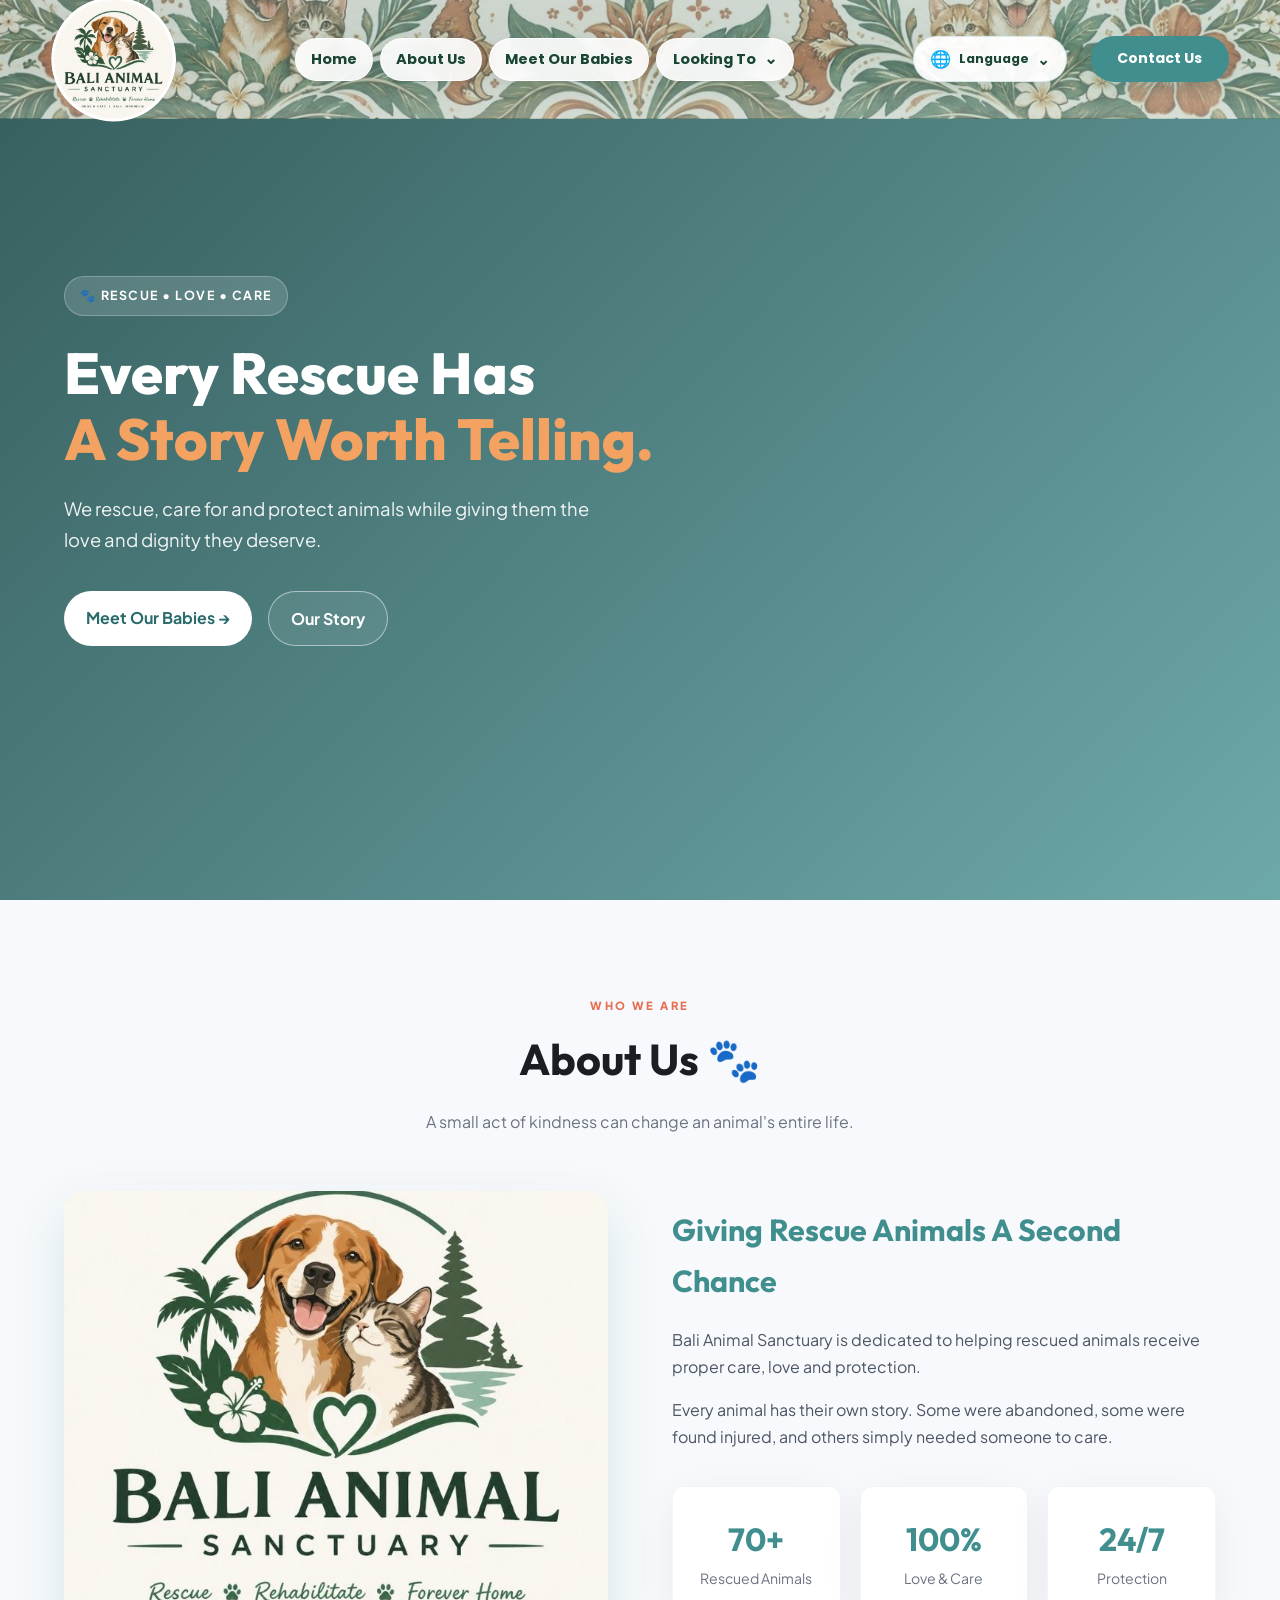
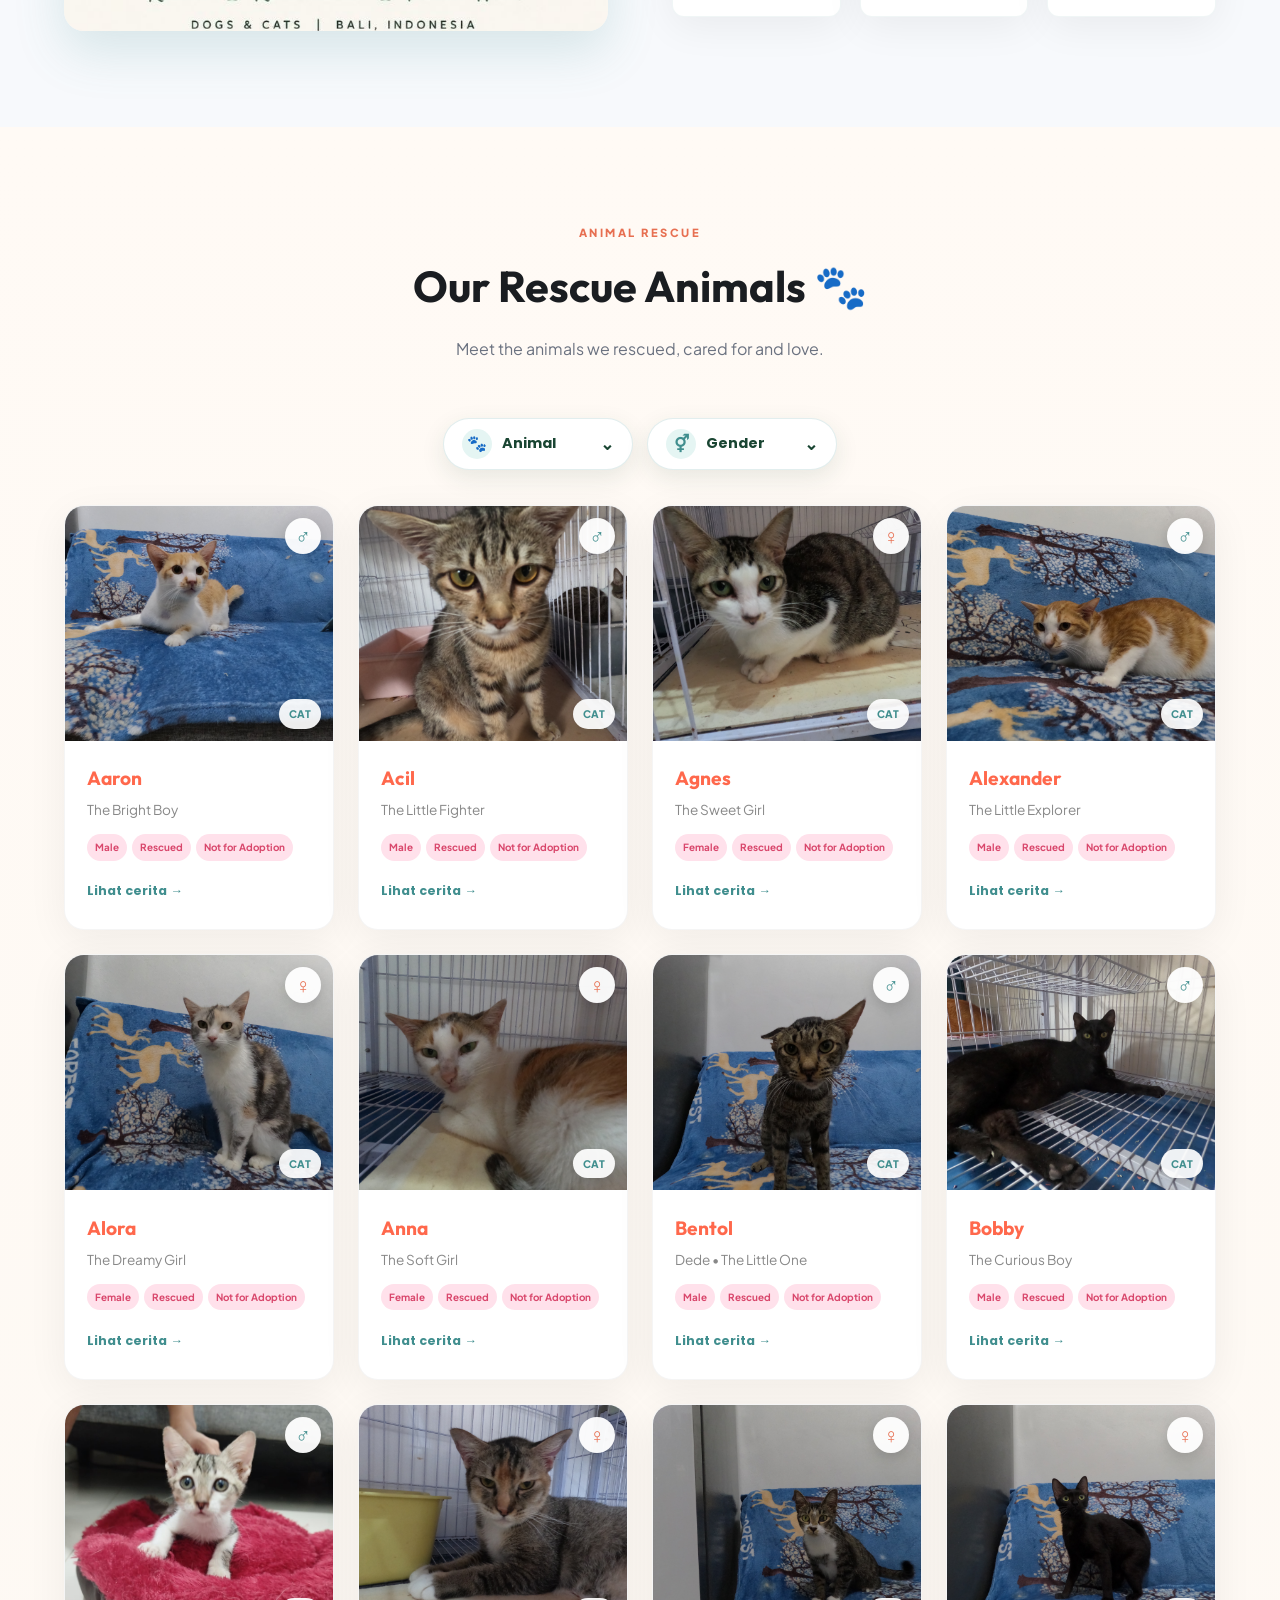
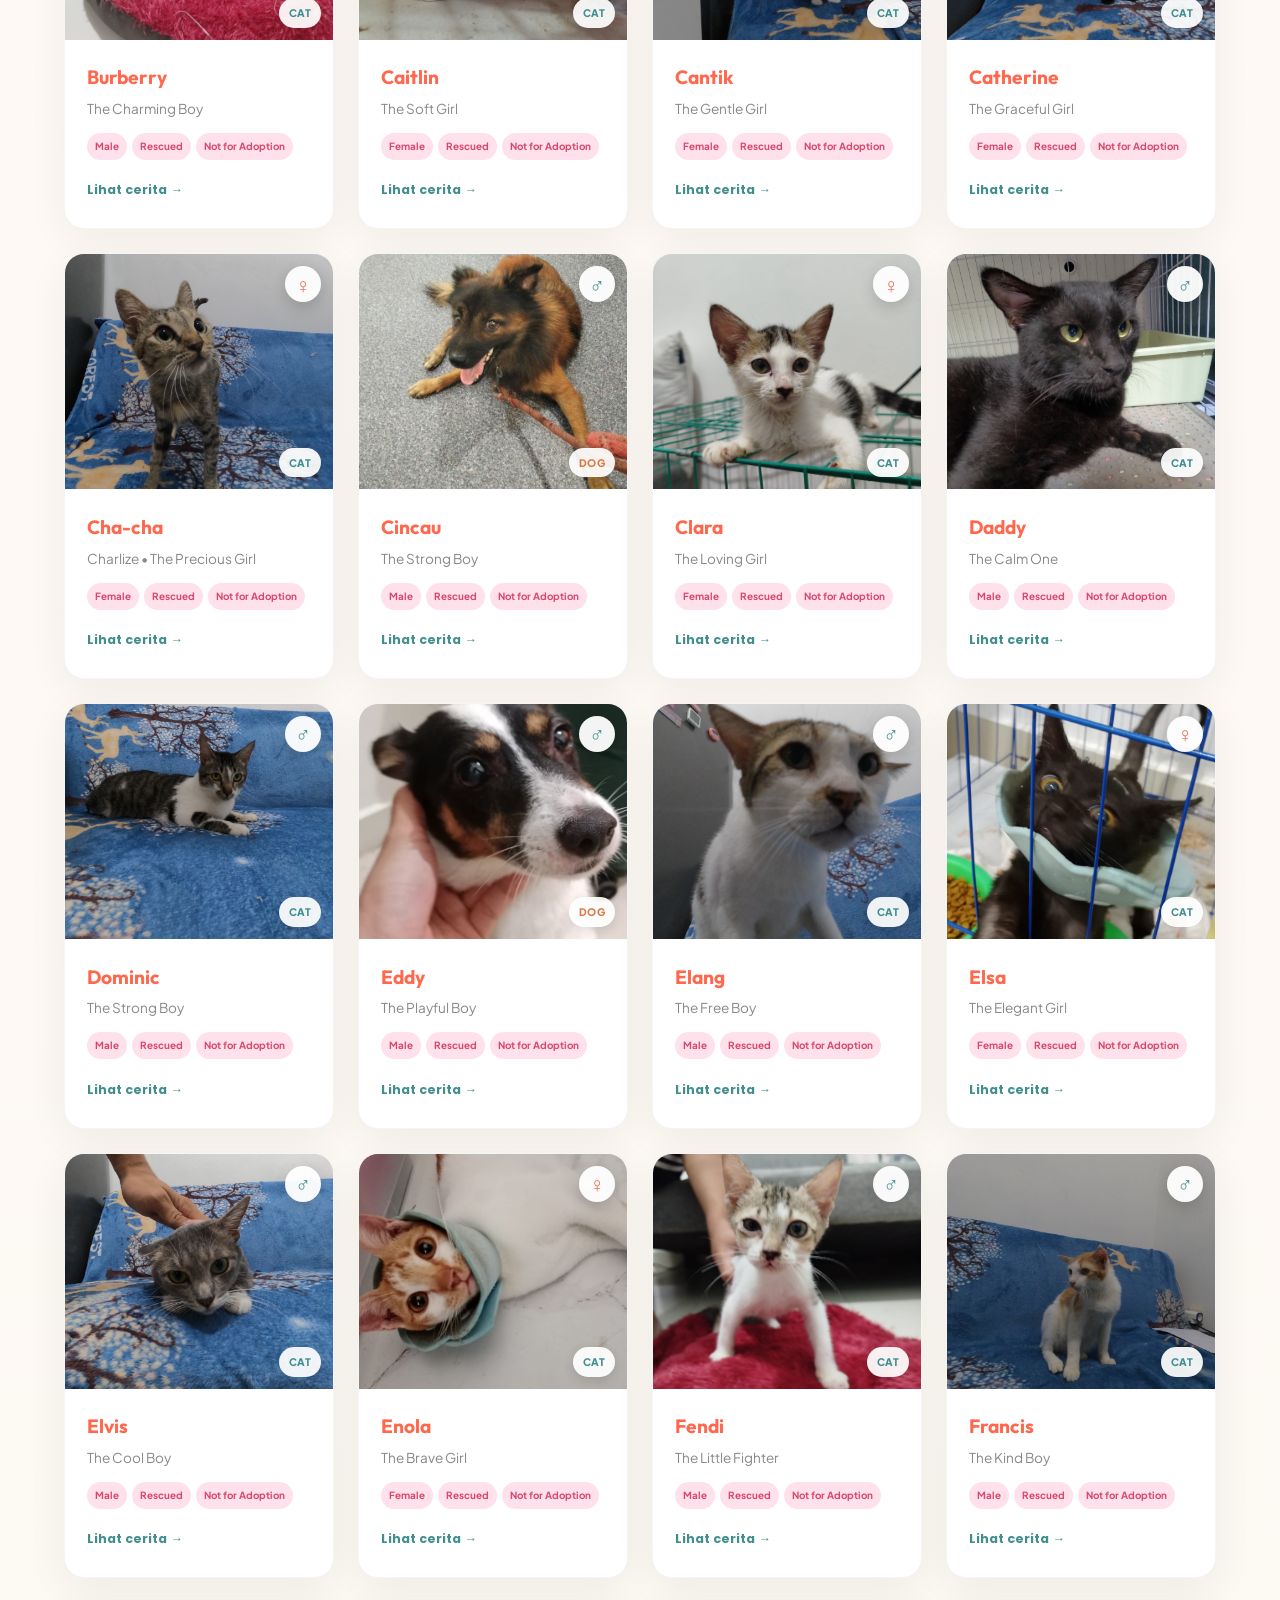
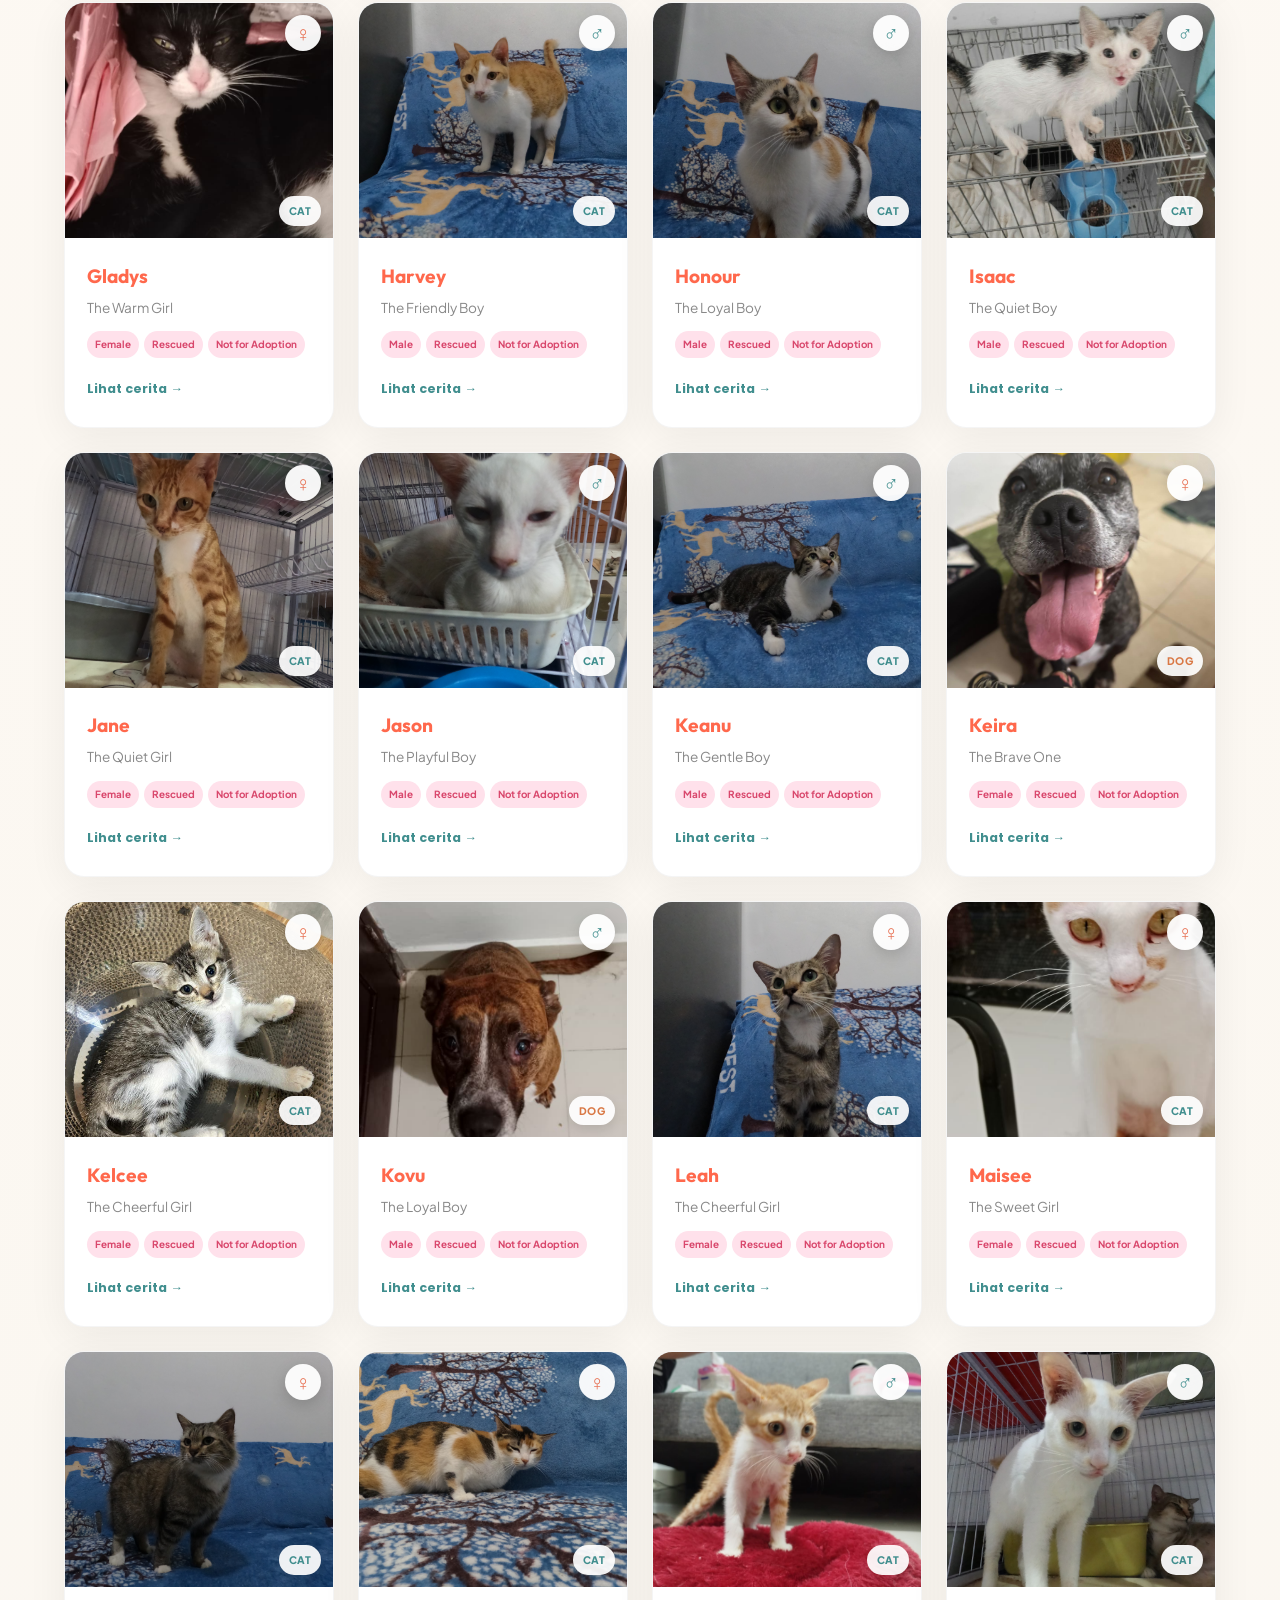
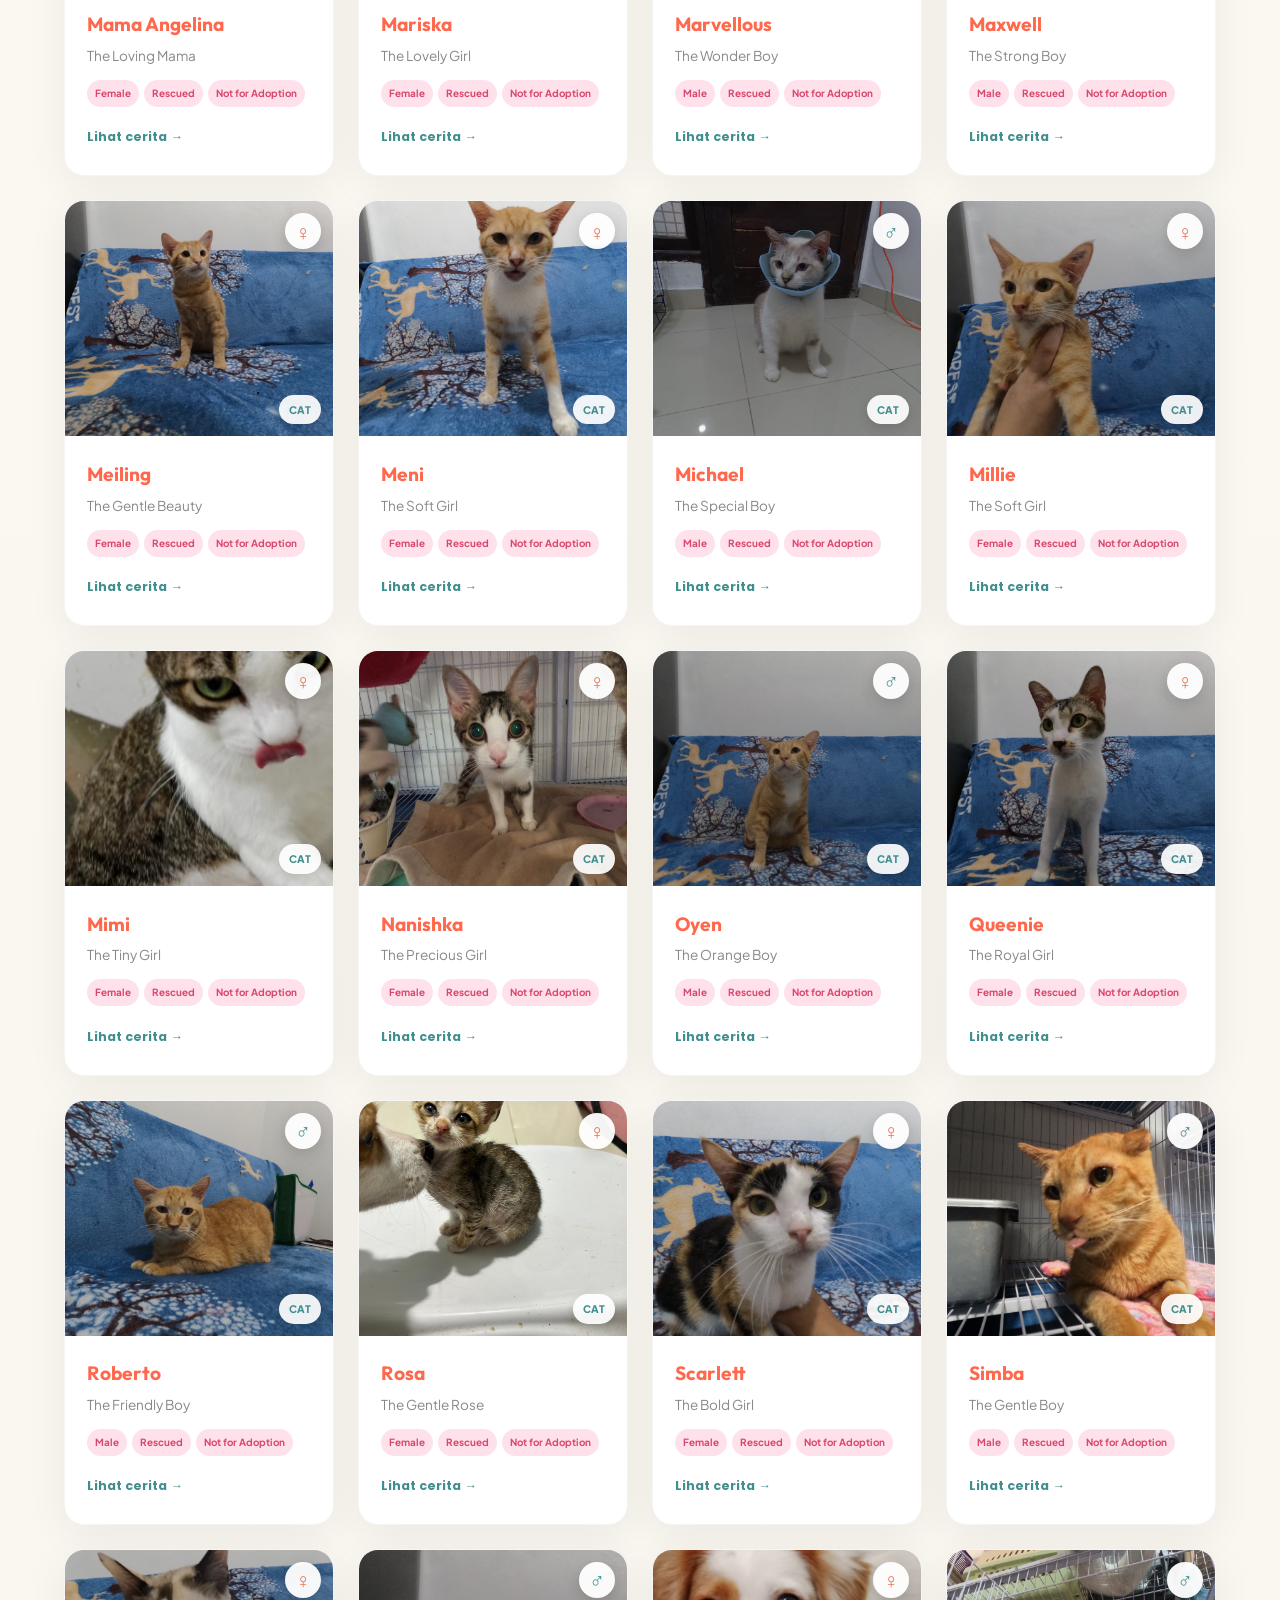
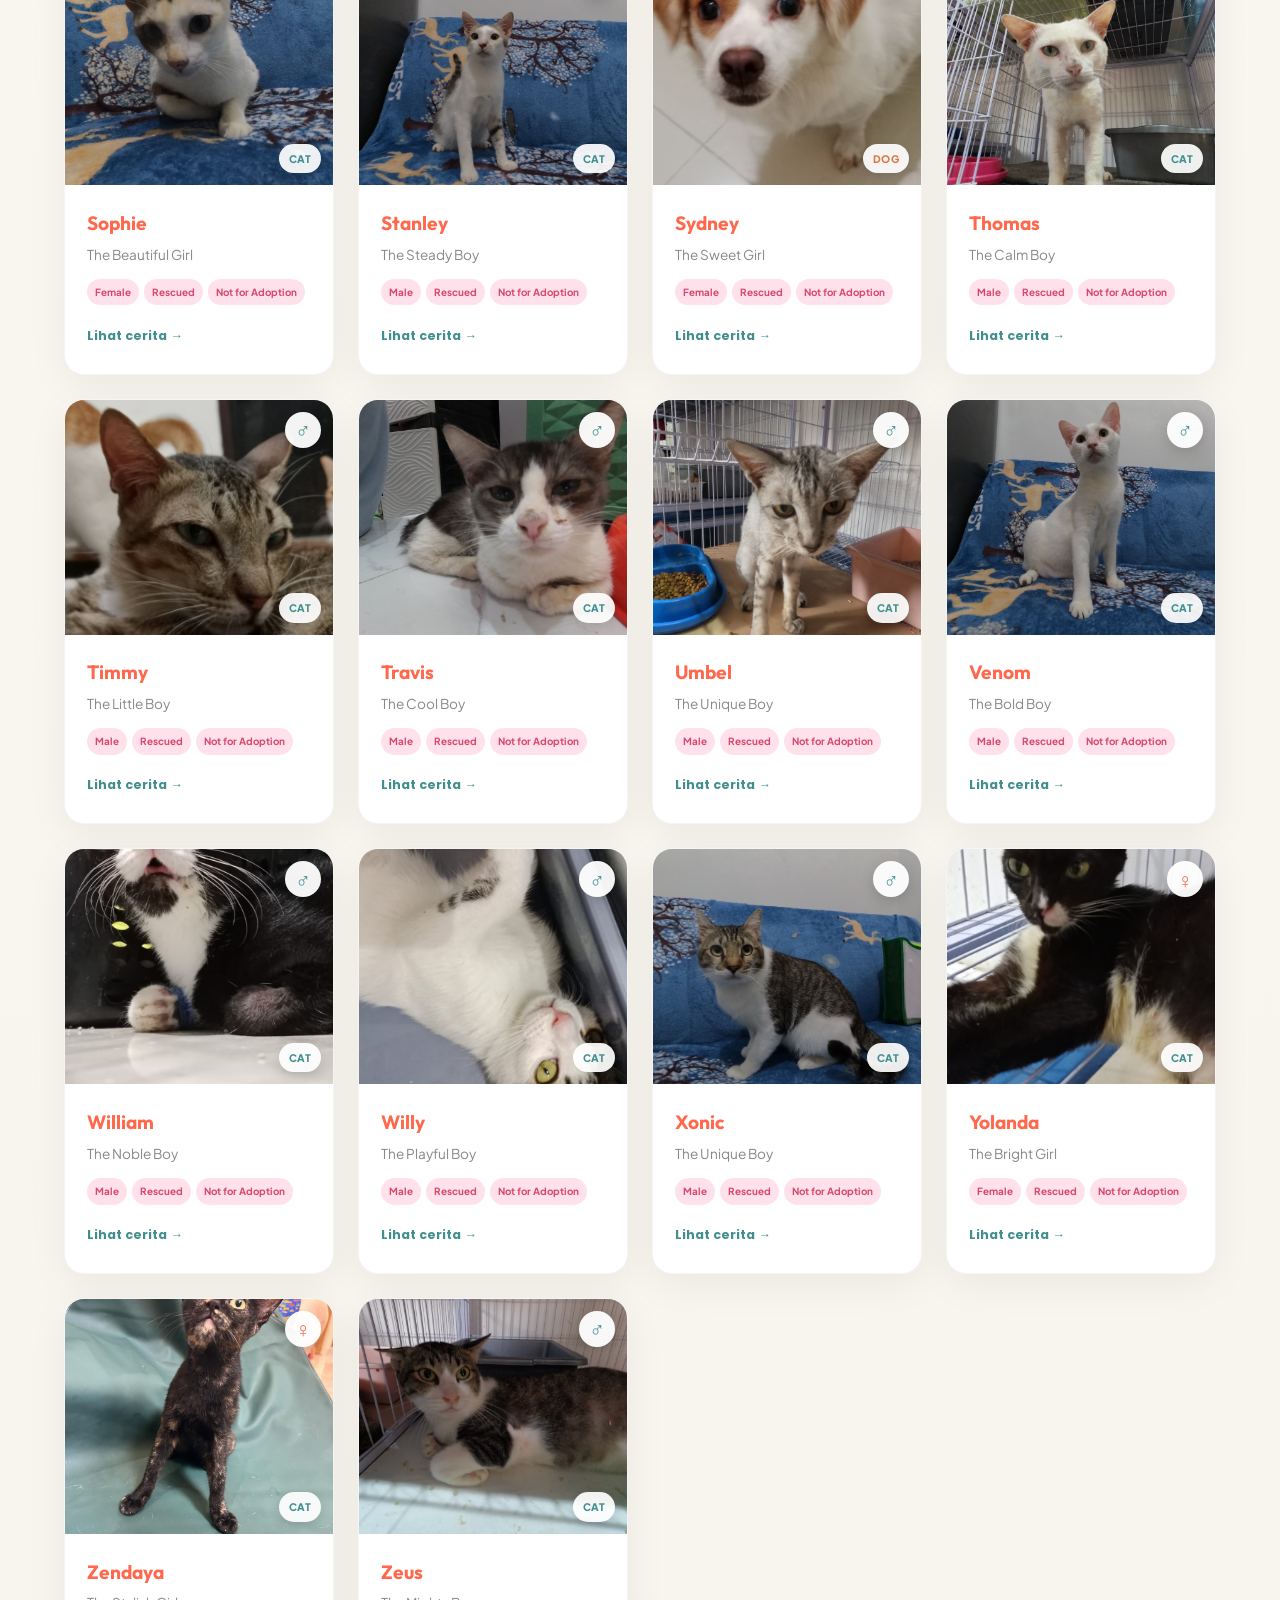
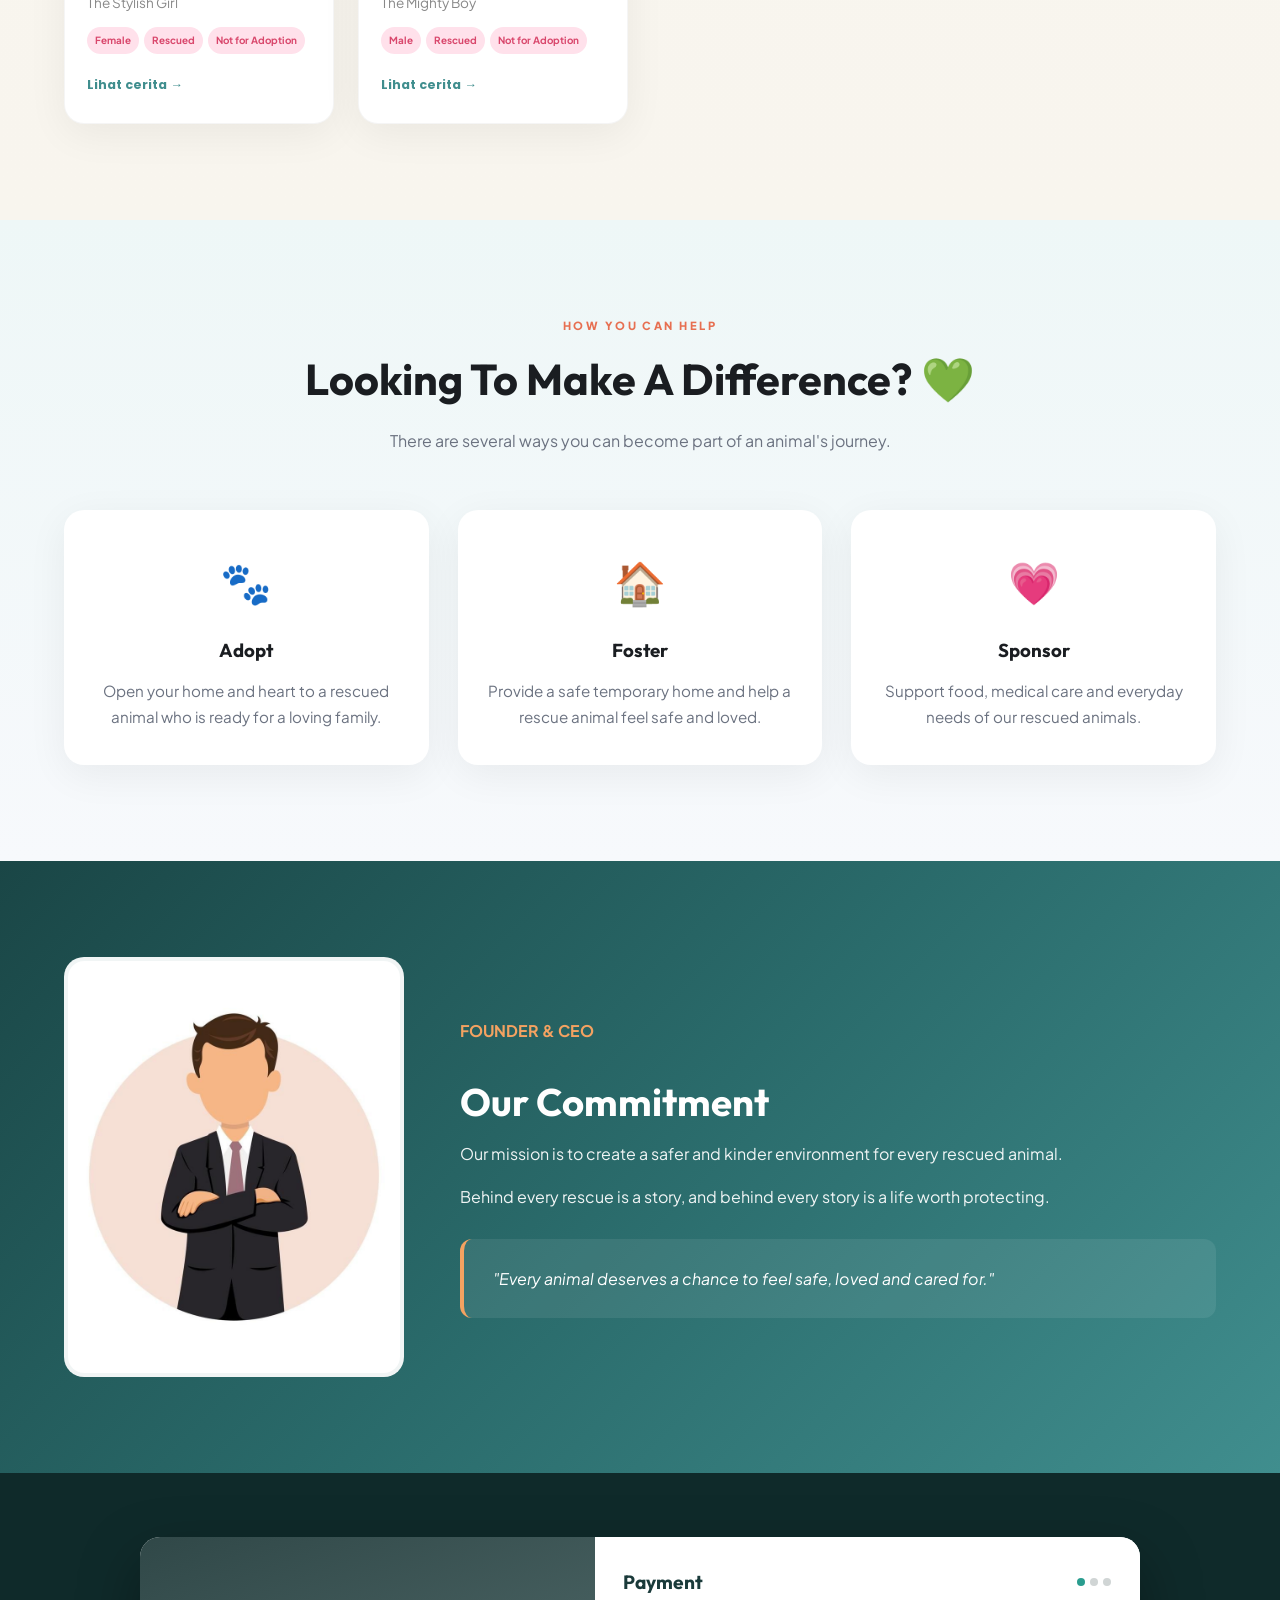
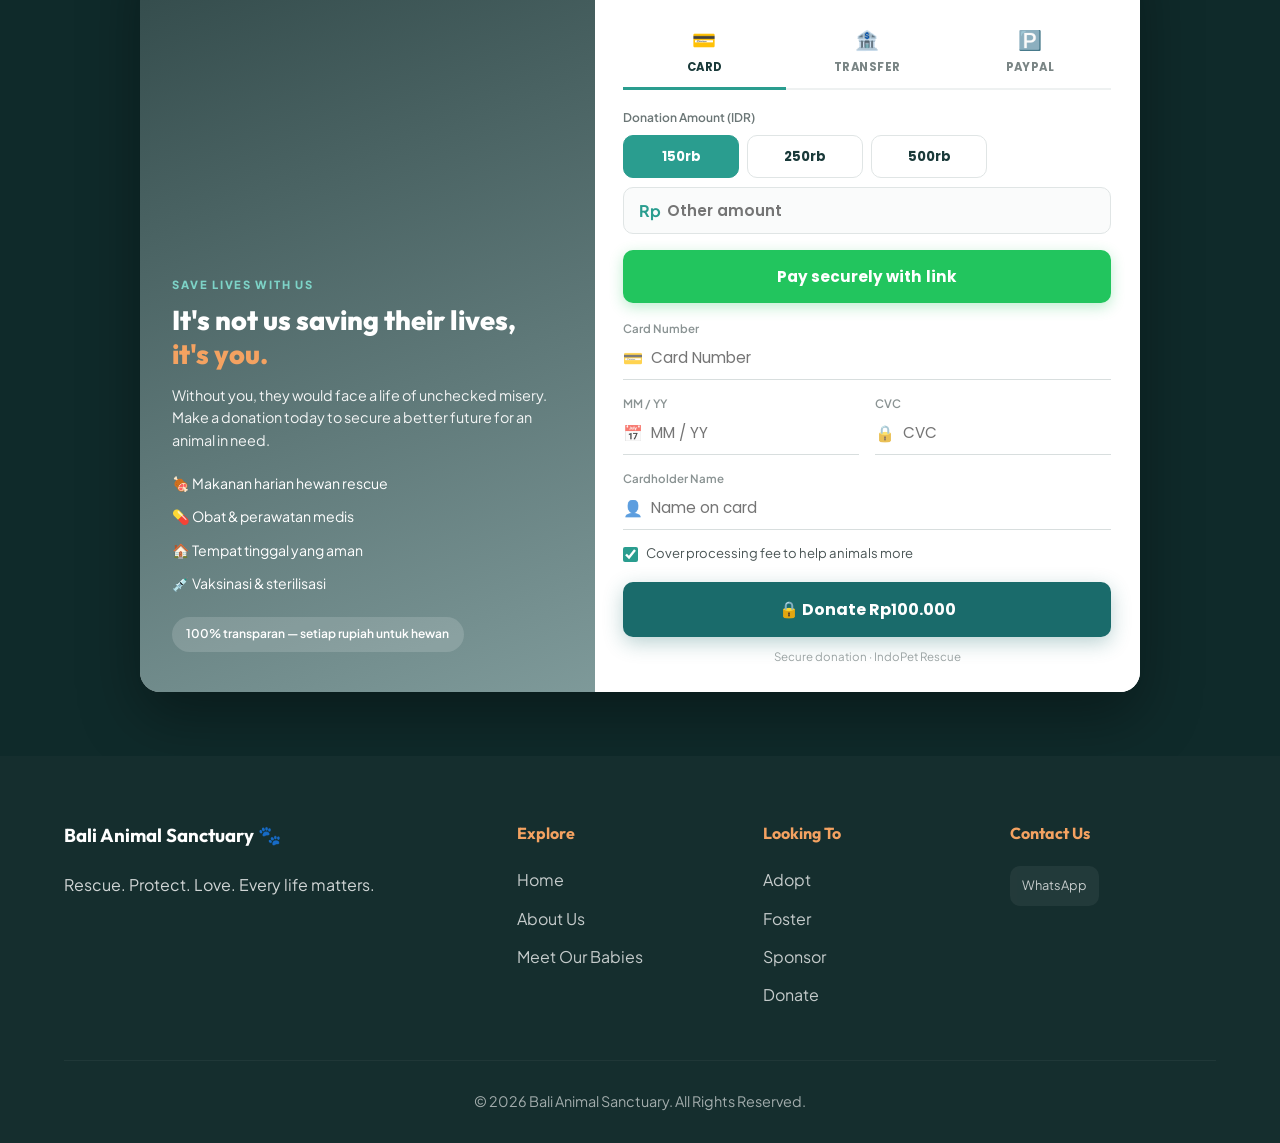
<file: index.html>
<!DOCTYPE html>
<html lang="en">

<head>
    <meta charset="UTF-8">
    <meta name="viewport" content="width=device-width, initial-scale=1.0">
    <title>Bali Animal Sanctuary — Rescue & Pet Supplies</title>

    <meta name="google-site-verification" content="kZRjZxVlkxrngXxj8IxOFVZeF5yllfX616bOhqx6JZ4" />

    <!-- GOOGLE FONTS -->
    <link rel="preconnect" href="https://fonts.googleapis.com">
    <link rel="preconnect" href="https://fonts.gstatic.com" crossorigin>
    <link
        href="https://fonts.googleapis.com/css2?family=Outfit:wght@400;500;600;700;800&family=Plus+Jakarta+Sans:wght@400;500;600;700&family=Poppins:wght@400;500;600;700&display=swap"
        rel="stylesheet">

    <!-- MAIN CSS -->
    <link rel="stylesheet" href="furbabies.css">
    <link rel="stylesheet" href="donatepay.css">

    <!-- FILTER CSS -->
    <style>
        .animal-filter-wrap {
            width: 100%;
            display: flex;
            justify-content: center;
            align-items: center;
            gap: 14px;
            margin: 0 0 35px;
            position: relative;
            z-index: 9990;
            overflow: visible;
        }

        .animal-filter-dropdown {
            position: relative;
            display: inline-block;
            z-index: 9991;
        }

        .animal-filter-btn {
            min-width: 190px;
            height: 52px;
            display: flex;
            align-items: center;
            justify-content: space-between;
            gap: 20px;
            padding: 10px 18px;
            border: 1px solid rgba(64, 142, 142, 0.15);
            border-radius: 30px;
            background: #ffffff;
            color: #194532;
            font-family: 'Poppins', sans-serif;
            font-size: 0.9rem;
            font-weight: 700;
            cursor: pointer;
            box-shadow: 0 8px 25px rgba(31, 67, 50, 0.10);
            transition: all 0.3s ease;
        }

        .animal-filter-btn:hover,
        .animal-filter-dropdown.open .animal-filter-btn {
            background: #408e8e;
            color: #ffffff;
            border-color: #408e8e;
            transform: translateY(-2px);
            box-shadow: 0 12px 28px rgba(64, 142, 142, 0.25);
        }

        .animal-filter-left {
            display: flex;
            align-items: center;
            gap: 10px;
        }

        .animal-filter-icon {
            width: 30px;
            height: 30px;
            display: flex;
            align-items: center;
            justify-content: center;
            border-radius: 50%;
            background: #e5f5f3;
            font-size: 16px;
            transition: all 0.3s ease;
        }

        .animal-filter-dropdown.open .animal-filter-icon {
            background: rgba(255, 255, 255, 0.18);
        }

        .animal-filter-arrow {
            font-size: 17px;
            transition: transform 0.25s ease;
        }

        .animal-filter-dropdown.open .animal-filter-arrow {
            transform: rotate(180deg);
        }

        .animal-filter-menu {
            position: absolute;
            top: calc(100% + 10px);
            left: 50%;
            width: 240px;
            padding: 8px;
            background: rgba(255, 255, 255, 0.98);
            border: 1px solid rgba(64, 142, 142, 0.12);
            border-radius: 18px;
            box-shadow: 0 18px 45px rgba(31, 67, 50, 0.18);
            opacity: 0;
            visibility: hidden;
            pointer-events: none;
            transform: translateX(-50%) translateY(-8px);
            transition: opacity 0.22s ease, transform 0.22s ease, visibility 0.22s ease;
            z-index: 99999;
        }

        .animal-filter-dropdown.open .animal-filter-menu {
            opacity: 1;
            visibility: visible;
            pointer-events: auto;
            transform: translateX(-50%) translateY(0);
        }

        .animal-filter-option {
            width: 100%;
            display: flex;
            align-items: center;
            gap: 12px;
            padding: 11px;
            border: none;
            border-radius: 13px;
            background: transparent;
            color: #194532;
            text-align: left;
            cursor: pointer;
            font-family: 'Poppins', sans-serif;
            transition: all 0.25s ease;
        }

        .animal-filter-option:hover,
        .animal-filter-option.active {
            background: #eef7f7;
        }

        .animal-filter-option>span:first-child {
            width: 40px;
            height: 40px;
            flex: 0 0 40px;
            display: flex;
            align-items: center;
            justify-content: center;
            background: #e5f5f3;
            border-radius: 11px;
            font-size: 19px;
        }

        .animal-filter-option strong {
            display: block;
            font-size: 0.9rem;
            color: #194532;
        }

        .animal-filter-option small {
            display: block;
            margin-top: 2px;
            color: #7b858c;
            font-size: 0.68rem;
        }

        .gender-filter-dropdown {
            position: relative;
            display: inline-block;
            z-index: 9991;
        }

        .gender-filter-btn {
            min-width: 190px;
            height: 52px;
            display: flex;
            align-items: center;
            justify-content: space-between;
            gap: 20px;
            padding: 10px 18px;
            border: 1px solid rgba(64, 142, 142, 0.15);
            border-radius: 30px;
            background: #ffffff;
            color: #194532;
            font-family: 'Poppins', sans-serif;
            font-size: 0.9rem;
            font-weight: 700;
            cursor: pointer;
            box-shadow: 0 8px 25px rgba(31, 67, 50, 0.10);
            transition: all 0.3s ease;
        }

        .gender-filter-btn:hover,
        .gender-filter-dropdown.open .gender-filter-btn {
            background: #408e8e;
            color: #ffffff;
            border-color: #408e8e;
            transform: translateY(-2px);
            box-shadow: 0 12px 28px rgba(64, 142, 142, 0.25);
        }

        .gender-filter-left {
            display: flex;
            align-items: center;
            gap: 10px;
        }

        .gender-filter-icon {
            width: 30px;
            height: 30px;
            display: flex;
            align-items: center;
            justify-content: center;
            border-radius: 50%;
            background: #e5f5f3;
            color: #408e8e;
            font-size: 17px;
            font-weight: 800;
            transition: all 0.3s ease;
        }

        .gender-filter-dropdown.open .gender-filter-icon {
            background: rgba(255, 255, 255, 0.18);
            color: #ffffff;
        }

        .gender-filter-arrow {
            font-size: 17px;
            transition: transform 0.25s ease;
        }

        .gender-filter-dropdown.open .gender-filter-arrow {
            transform: rotate(180deg);
        }

        .gender-filter-menu {
            position: absolute;
            top: calc(100% + 10px);
            left: 50%;
            width: 240px;
            padding: 8px;
            background: rgba(255, 255, 255, 0.98);
            border: 1px solid rgba(64, 142, 142, 0.12);
            border-radius: 18px;
            box-shadow: 0 18px 45px rgba(31, 67, 50, 0.18);
            opacity: 0;
            visibility: hidden;
            pointer-events: none;
            transform: translateX(-50%) translateY(-8px);
            transition: opacity 0.22s ease, transform 0.22s ease, visibility 0.22s ease;
            z-index: 99999;
        }

        .gender-filter-dropdown.open .gender-filter-menu {
            opacity: 1;
            visibility: visible;
            pointer-events: auto;
            transform: translateX(-50%) translateY(0);
        }

        .gender-filter-option {
            width: 100%;
            display: flex;
            align-items: center;
            gap: 12px;
            padding: 11px;
            border: none;
            border-radius: 13px;
            background: transparent;
            color: #194532;
            text-align: left;
            cursor: pointer;
            font-family: 'Poppins', sans-serif;
            transition: all 0.25s ease;
        }

        .gender-filter-option:hover,
        .gender-filter-option.active {
            background: #eef7f7;
        }

        .gender-option-icon {
            width: 40px;
            height: 40px;
            flex: 0 0 40px;
            display: flex;
            align-items: center;
            justify-content: center;
            background: #e5f5f3;
            border-radius: 11px;
            font-size: 21px;
            font-weight: 800;
        }

        .gender-option-icon.male-symbol {
            color: #408e8e;
        }

        .gender-option-icon.female-symbol {
            color: #e76f51;
        }

        .gender-filter-option strong {
            display: block;
            font-size: 0.9rem;
            color: #194532;
        }

        .gender-filter-option small {
            display: block;
            margin-top: 2px;
            color: #7b858c;
            font-size: 0.68rem;
        }

        .animal-card.filter-hidden {
            display: none !important;
        }

        .animal-image {
            position: relative;
        }

        .animal-type {
            position: absolute;
            right: 12px;
            bottom: 12px;
            padding: 6px 10px;
            border-radius: 20px;
            background: rgba(255, 255, 255, 0.92);
            color: #408e8e;
            font-size: 0.65rem;
            font-weight: 800;
            letter-spacing: 0.5px;
            box-shadow: 0 4px 12px rgba(0, 0, 0, 0.12);
        }

        .animal-type.dog-type {
            color: #d97845;
        }

        .gender-badge {
            position: absolute;
            top: 12px;
            right: 12px;
            width: 36px;
            height: 36px;
            display: flex;
            align-items: center;
            justify-content: center;
            border-radius: 50%;
            background: rgba(255, 255, 255, 0.95);
            font-size: 21px;
            font-weight: 800;
            box-shadow: 0 5px 15px rgba(0, 0, 0, 0.16);
            z-index: 10;
        }

        .gender-badge.male {
            color: #408e8e;
        }

        .gender-badge.female {
            color: #e76f51;
        }

        @media (max-width: 600px) {
            .animal-filter-wrap {
                flex-direction: column;
                gap: 10px;
                margin-bottom: 28px;
            }

            .animal-filter-btn,
            .gender-filter-btn {
                min-width: 190px;
            }

            .animal-filter-menu,
            .gender-filter-menu {
                width: min(240px, 85vw);
            }
        }
    </style>
</head>

<body>

    <!-- NAVBAR -->
    <header>
        <div class="container">
            <nav>
                <a href="#home" class="logo logo-image">
                    <img src="logo century.jpg" alt="IndoPet Logo">
                    <span class="logo-name"></span>
                </a>

                <ul class="nav-links">
                    <li><a href="#home">Home</a></li>
                    <li><a href="#about">About Us</a></li>
                    <li><a href="#babies">Meet Our Babies</a></li>
                    <li class="looking-dropdown">
                        <button type="button" class="looking-btn" id="lookingToBtn" aria-expanded="false">
                            Looking To
                            <span>⌄</span>
                        </button>
                        <div class="looking-menu">
                            <a href="#adopt">Adopt</a>
                            <a href="#sponsor">Sponsor</a>
                            <a href="#foster">Foster</a>
                            <a href="#donasi">Donate</a>
                        </div>
                    </li>
                </ul>

                <div class="language-wrapper">
                    <button type="button" class="language-btn" id="languageBtn" aria-label="Choose website language"
                        aria-expanded="false">
                        <span class="language-globe">🌐</span>
                        <span class="language-current">Language</span>
                        <span class="language-arrow">⌄</span>
                    </button>
                    <div class="language-menu" id="languageMenu">
                        <div class="language-title">🌍 Choose Language</div>
                        <button type="button" class="language-option" data-lang="id">🇮🇩 Bahasa Indonesia</button>
                        <button type="button" class="language-option" data-lang="en">🇬🇧 English</button>
                        <button type="button" class="language-option" data-lang="ja">🇯🇵 日本語</button>
                        <button type="button" class="language-option" data-lang="ko">🇰🇷 한국어</button>
                        <button type="button" class="language-option" data-lang="zh-CN">🇨🇳 中文</button>
                        <button type="button" class="language-option" data-lang="es">🇪🇸 Español</button>
                        <button type="button" class="language-option" data-lang="fr">🇫🇷 Français</button>
                        <button type="button" class="language-option" data-lang="de">🇩🇪 Deutsch</button>
                        <button type="button" class="language-option" data-lang="it">🇮🇹 Italiano</button>
                        <button type="button" class="language-option" data-lang="pt">🇵🇹 Português</button>
                        <button type="button" class="language-option" data-lang="ar">🇸🇦 العربية</button>
                    </div>
                </div>

                <a href="#contact" class="btn">Contact Us</a>

                <button class="hamburger" id="hamburger" type="button" aria-label="Open navigation">
                    <span></span>
                    <span></span>
                    <span></span>
                </button>
            </nav>
        </div>
    </header>

    <!-- HERO -->
    <section class="hero" id="home">
        <div class="container">
            <div class="hero-content">
                <div class="hero-label">🐾 RESCUE • LOVE • CARE</div>
                <h1>
                    Every Rescue Has
                    <span>A Story Worth Telling.</span>
                </h1>
                <p>
                    We rescue, care for and protect animals
                    while giving them the love and dignity
                    they deserve.
                </p>
                <div class="hero-btns">
                    <a href="#babies" class="hero-main-btn">Meet Our Babies →</a>
                    <a href="#about" class="hero-outline-btn">Our Story</a>
                </div>
            </div>
        </div>
    </section>

    <!-- ABOUT US -->
    <section id="about">
        <div class="container">
            <div class="section-title">
                <span class="section-label">WHO WE ARE</span>
                <h2>About Us 🐾</h2>
                <p>A small act of kindness can change an animal's entire life.</p>
            </div>
            <div class="about-grid">
                <div class="about-img">
                    <img src="logo century.jpg" alt="Rescue Animals">
                </div>
                <div class="about-text">
                    <h3>Giving Rescue Animals A Second Chance</h3>
                    <p>
                        Bali Animal Sanctuary is dedicated to helping
                        rescued animals receive proper care, love and protection.
                    </p>
                    <p>
                        Every animal has their own story.
                        Some were abandoned, some were found injured,
                        and others simply needed someone to care.
                    </p>
                    <div class="stats">
                        <div class="stat-box">
                            <h4>70+</h4>
                            <p>Rescued Animals</p>
                        </div>
                        <div class="stat-box">
                            <h4>100%</h4>
                            <p>Love & Care</p>
                        </div>
                        <div class="stat-box">
                            <h4>24/7</h4>
                            <p>Protection</p>
                        </div>
                    </div>
                </div>
            </div>
        </div>
    </section>

    <!-- RESCUE ANIMALS -->
    <section id="babies" class="babies-section">
        <div class="container">
            <div class="section-title">
                <span class="section-label">ANIMAL RESCUE</span>
                <h2>Our Rescue Animals 🐾</h2>
                <p>Meet the animals we rescued, cared for and love.</p>
            </div>

            <!-- FILTER -->
            <div class="animal-filter-wrap">
                <div class="animal-filter-dropdown" id="animalFilterDropdown">
                    <button type="button" class="animal-filter-btn" id="animalFilterBtn" aria-expanded="false"
                        aria-haspopup="true">
                        <span class="animal-filter-left">
                            <span class="animal-filter-icon">🐾</span>
                            <span id="animalFilterLabel">Animal</span>
                        </span>
                        <span class="animal-filter-arrow">⌄</span>
                    </button>
                    <div class="animal-filter-menu" id="animalFilterMenu">
                        <button type="button" class="animal-filter-option active" data-filter="all">
                            <span>🐾</span>
                            <span>
                                <strong>See All</strong>
                                <small>All rescue animals</small>
                            </span>
                        </button>
                        <button type="button" class="animal-filter-option" data-filter="dog">
                            <span>🐶</span>
                            <span>
                                <strong>Dogs</strong>
                                <small>Our rescued dogs</small>
                            </span>
                        </button>
                        <button type="button" class="animal-filter-option" data-filter="cat">
                            <span>🐱</span>
                            <span>
                                <strong>Cats</strong>
                                <small>Our rescued cats</small>
                            </span>
                        </button>
                    </div>
                </div>

                <div class="gender-filter-dropdown" id="genderFilterDropdown">
                    <button type="button" class="gender-filter-btn" id="genderFilterBtn" aria-expanded="false"
                        aria-haspopup="true">
                        <span class="gender-filter-left">
                            <span class="gender-filter-icon">⚥</span>
                            <span id="genderFilterLabel">Gender</span>
                        </span>
                        <span class="gender-filter-arrow">⌄</span>
                    </button>
                    <div class="gender-filter-menu" id="genderFilterMenu">
                        <button type="button" class="gender-filter-option active" data-gender-filter="all">
                            <span class="gender-option-icon">⚥</span>
                            <span>
                                <strong>All Gender</strong>
                                <small>Male & Female</small>
                            </span>
                        </button>
                        <button type="button" class="gender-filter-option" data-gender-filter="male">
                            <span class="gender-option-icon male-symbol">♂</span>
                            <span>
                                <strong>Male</strong>
                                <small>Male animals</small>
                            </span>
                        </button>
                        <button type="button" class="gender-filter-option" data-gender-filter="female">
                            <span class="gender-option-icon female-symbol">♀</span>
                            <span>
                                <strong>Female</strong>
                                <small>Female animals</small>
                            </span>
                        </button>
                    </div>
                </div>
            </div>

            <!-- ANIMAL CARDS -->
            <div class="animals-grid" id="animalsGrid">

                <!-- A -->
                <article class="animal-card story-card" data-animal="cat" data-gender="male">
                    <div class="animal-image">
                        <img src="Aaron.JPG" alt="Aaron">
                        <span class="animal-type">CAT</span>
                        <span class="gender-badge male">♂</span>
                    </div>
                    <div class="animal-info">
                        <h3>Aaron</h3>
                        <p class="animal-subtitle">The Bright Boy</p>
                        <div class="tags"><span>Male</span><span>Rescued</span><span>Not for Adoption</span></div>
                        <button type="button" class="story-link">Lihat cerita →</button>
                    </div>
                </article>

                <article class="animal-card story-card" data-animal="cat" data-gender="male" data-story="acil">
                    <div class="animal-image">
                        <img src="Acil.JPG" alt="Acil">
                        <span class="animal-type">CAT</span>
                        <span class="gender-badge male">♂</span>
                    </div>
                    <div class="animal-info">
                        <h3>Acil</h3>
                        <p class="animal-subtitle">The Little Fighter</p>
                        <div class="tags"><span>Male</span><span>Rescued</span><span>Not for Adoption</span></div>
                        <button type="button" class="story-link">Lihat cerita →</button>
                    </div>
                </article>

                <article class="animal-card story-card" data-animal="cat" data-gender="female" data-story="agnes">
                    <div class="animal-image">
                        <img src="Agnes.JPG" alt="Agnes">
                        <span class="animal-type">CAT</span>
                        <span class="gender-badge female">♀</span>
                    </div>
                    <div class="animal-info">
                        <h3>Agnes</h3>
                        <p class="animal-subtitle">The Sweet Girl</p>
                        <div class="tags"><span>Female</span><span>Rescued</span><span>Not for Adoption</span></div>
                        <button type="button" class="story-link">Lihat cerita →</button>
                    </div>
                </article>

                <article class="animal-card story-card" data-animal="cat" data-gender="male" data-story="alexander">
                    <div class="animal-image">
                        <img src="Alexander.JPG" alt="Alexander">
                        <span class="animal-type">CAT</span>
                        <span class="gender-badge male">♂</span>
                    </div>
                    <div class="animal-info">
                        <h3>Alexander</h3>
                        <p class="animal-subtitle">The Little Explorer</p>
                        <div class="tags"><span>Male</span><span>Rescued</span><span>Not for Adoption</span></div>
                        <button type="button" class="story-link">Lihat cerita →</button>
                    </div>
                </article>

                <article class="animal-card story-card" data-animal="cat" data-gender="female">
                    <div class="animal-image">
                        <img src="Alora.JPG" alt="Alora">
                        <span class="animal-type">CAT</span>
                        <span class="gender-badge female">♀</span>
                    </div>
                    <div class="animal-info">
                        <h3>Alora</h3>
                        <p class="animal-subtitle">The Dreamy Girl</p>
                        <div class="tags"><span>Female</span><span>Rescued</span><span>Not for Adoption</span></div>
                        <button type="button" class="story-link">Lihat cerita →</button>
                    </div>
                </article>

                <article class="animal-card story-card" data-animal="cat" data-gender="female">
                    <div class="animal-image">
                        <img src="Anna.JPG" alt="Anna">
                        <span class="animal-type">CAT</span>
                        <span class="gender-badge female">♀</span>
                    </div>
                    <div class="animal-info">
                        <h3>Anna</h3>
                        <p class="animal-subtitle">The Soft Girl</p>
                        <div class="tags"><span>Female</span><span>Rescued</span><span>Not for Adoption</span></div>
                        <button type="button" class="story-link">Lihat cerita →</button>
                    </div>
                </article>

                <!-- B -->
                <article class="animal-card story-card" data-animal="cat" data-gender="male">
                    <div class="animal-image">
                        <img src="Dede.JPG" alt="Bentol">
                        <span class="animal-type">CAT</span>
                        <span class="gender-badge male">♂</span>
                    </div>
                    <div class="animal-info">
                        <h3>Bentol</h3>
                        <p class="animal-subtitle">Dede • The Little One</p>
                        <div class="tags"><span>Male</span><span>Rescued</span><span>Not for Adoption</span></div>
                        <button type="button" class="story-link">Lihat cerita →</button>
                    </div>
                </article>

                <article class="animal-card story-card" data-animal="cat" data-gender="male" data-story="bobby">
                    <div class="animal-image">
                        <img src="Bobby.JPG" alt="Bobby">
                        <span class="animal-type">CAT</span>
                        <span class="gender-badge male">♂</span>
                    </div>
                    <div class="animal-info">
                        <h3>Bobby</h3>
                        <p class="animal-subtitle">The Curious Boy</p>
                        <div class="tags"><span>Male</span><span>Rescued</span><span>Not for Adoption</span></div>
                        <button type="button" class="story-link">Lihat cerita →</button>
                    </div>
                </article>

                <article class="animal-card story-card" data-animal="cat" data-gender="male">
                    <div class="animal-image">
                        <img src="Burberry.jpeg" alt="Burberry">
                        <span class="animal-type">CAT</span>
                        <span class="gender-badge male">♂</span>
                    </div>
                    <div class="animal-info">
                        <h3>Burberry</h3>
                        <p class="animal-subtitle">The Charming Boy</p>
                        <div class="tags"><span>Male</span><span>Rescued</span><span>Not for Adoption</span></div>
                        <button type="button" class="story-link">Lihat cerita →</button>
                    </div>
                </article>

                <!-- C -->
                <article class="animal-card story-card" data-animal="cat" data-gender="female">
                    <div class="animal-image">
                        <img src="Caitlin.JPG" alt="Caitlin">
                        <span class="animal-type">CAT</span>
                        <span class="gender-badge female">♀</span>
                    </div>
                    <div class="animal-info">
                        <h3>Caitlin</h3>
                        <p class="animal-subtitle">The Soft Girl</p>
                        <div class="tags"><span>Female</span><span>Rescued</span><span>Not for Adoption</span></div>
                        <button type="button" class="story-link">Lihat cerita →</button>
                    </div>
                </article>

                <article class="animal-card story-card" data-animal="cat" data-gender="female">
                    <div class="animal-image">
                        <img src="Cantik.JPG" alt="Cantik">
                        <span class="animal-type">CAT</span>
                        <span class="gender-badge female">♀</span>
                    </div>
                    <div class="animal-info">
                        <h3>Cantik</h3>
                        <p class="animal-subtitle">The Gentle Girl</p>
                        <div class="tags"><span>Female</span><span>Rescued</span><span>Not for Adoption</span></div>
                        <button type="button" class="story-link">Lihat cerita →</button>
                    </div>
                </article>

                <article class="animal-card story-card" data-animal="cat" data-gender="female">
                    <div class="animal-image">
                        <img src="cathrine.JPG" alt="Catherine">
                        <span class="animal-type">CAT</span>
                        <span class="gender-badge female">♀</span>
                    </div>
                    <div class="animal-info">
                        <h3>Catherine</h3>
                        <p class="animal-subtitle">The Graceful Girl</p>
                        <div class="tags"><span>Female</span><span>Rescued</span><span>Not for Adoption</span></div>
                        <button type="button" class="story-link">Lihat cerita →</button>
                    </div>
                </article>

                <article class="animal-card story-card" data-animal="cat" data-gender="female">
                    <div class="animal-image">
                        <img src="Cha-cha.JPG" alt="Cha-cha">
                        <span class="animal-type">CAT</span>
                        <span class="gender-badge female">♀</span>
                    </div>
                    <div class="animal-info">
                        <h3>Cha-cha</h3>
                        <p class="animal-subtitle">Charlize • The Precious Girl</p>
                        <div class="tags"><span>Female</span><span>Rescued</span><span>Not for Adoption</span></div>
                        <button type="button" class="story-link">Lihat cerita →</button>
                    </div>
                </article>

                <article class="animal-card story-card" data-animal="dog" data-gender="male" data-story="cincau">
                    <div class="animal-image">
                        <img src="Cincau.jpeg" alt="Cincau">
                        <span class="animal-type dog-type">DOG</span>
                        <span class="gender-badge male">♂</span>
                    </div>
                    <div class="animal-info">
                        <h3>Cincau</h3>
                        <p class="animal-subtitle">The Strong Boy</p>
                        <div class="tags"><span>Male</span><span>Rescued</span><span>Not for Adoption</span></div>
                        <button type="button" class="story-link">Lihat cerita →</button>
                    </div>
                </article>

                <article class="animal-card story-card" data-animal="cat" data-gender="female">
                    <div class="animal-image">
                        <img src="clara.jpeg" alt="Clara">
                        <span class="animal-type">CAT</span>
                        <span class="gender-badge female">♀</span>
                    </div>
                    <div class="animal-info">
                        <h3>Clara</h3>
                        <p class="animal-subtitle">The Loving Girl</p>
                        <div class="tags"><span>Female</span><span>Rescued</span><span>Not for Adoption</span></div>
                        <button type="button" class="story-link">Lihat cerita →</button>
                    </div>
                </article>

                <!-- D -->
                <article class="animal-card story-card" data-animal="cat" data-gender="male" data-story="daddy">
                    <div class="animal-image">
                        <img src="Daddy.JPG" alt="Daddy">
                        <span class="animal-type">CAT</span>
                        <span class="gender-badge male">♂</span>
                    </div>
                    <div class="animal-info">
                        <h3>Daddy</h3>
                        <p class="animal-subtitle">The Calm One</p>
                        <div class="tags"><span>Male</span><span>Rescued</span><span>Not for Adoption</span></div>
                        <button type="button" class="story-link">Lihat cerita →</button>
                    </div>
                </article>

                <article class="animal-card story-card" data-animal="cat" data-gender="male">
                    <div class="animal-image">
                        <img src="Dominic.JPG" alt="Dominic">
                        <span class="animal-type">CAT</span>
                        <span class="gender-badge male">♂</span>
                    </div>
                    <div class="animal-info">
                        <h3>Dominic</h3>
                        <p class="animal-subtitle">The Strong Boy</p>
                        <div class="tags"><span>Male</span><span>Rescued</span><span>Not for Adoption</span></div>
                        <button type="button" class="story-link">Lihat cerita →</button>
                    </div>
                </article>

                <!-- E -->
                <article class="animal-card story-card" data-animal="dog" data-gender="male" data-story="milo">
                    <div class="animal-image">
                        <img src="Eddy.jpeg" alt="Eddy">
                        <span class="animal-type dog-type">DOG</span>
                        <span class="gender-badge male">♂</span>
                    </div>
                    <div class="animal-info">
                        <h3>Eddy</h3>
                        <p class="animal-subtitle">The Playful Boy</p>
                        <div class="tags"><span>Male</span><span>Rescued</span><span>Not for Adoption</span></div>
                        <button type="button" class="story-link">Lihat cerita →</button>
                    </div>
                </article>

                <article class="animal-card story-card" data-animal="cat" data-gender="male">
                    <div class="animal-image">
                        <img src="Elang.JPG" alt="Elang">
                        <span class="animal-type">CAT</span>
                        <span class="gender-badge male">♂</span>
                    </div>
                    <div class="animal-info">
                        <h3>Elang</h3>
                        <p class="animal-subtitle">The Free Boy</p>
                        <div class="tags"><span>Male</span><span>Rescued</span><span>Not for Adoption</span></div>
                        <button type="button" class="story-link">Lihat cerita →</button>
                    </div>
                </article>

                <article class="animal-card story-card" data-animal="cat" data-gender="female">
                    <div class="animal-image">
                        <img src="Elsa.jpg" alt="Elsa">
                        <span class="animal-type">CAT</span>
                        <span class="gender-badge female">♀</span>
                    </div>
                    <div class="animal-info">
                        <h3>Elsa</h3>
                        <p class="animal-subtitle">The Elegant Girl</p>
                        <div class="tags"><span>Female</span><span>Rescued</span><span>Not for Adoption</span></div>
                        <button type="button" class="story-link">Lihat cerita →</button>
                    </div>
                </article>

                <article class="animal-card story-card" data-animal="cat" data-gender="male">
                    <div class="animal-image">
                        <img src="Elvis.JPG" alt="Elvis">
                        <span class="animal-type">CAT</span>
                        <span class="gender-badge male">♂</span>
                    </div>
                    <div class="animal-info">
                        <h3>Elvis</h3>
                        <p class="animal-subtitle">The Cool Boy</p>
                        <div class="tags"><span>Male</span><span>Rescued</span><span>Not for Adoption</span></div>
                        <button type="button" class="story-link">Lihat cerita →</button>
                    </div>
                </article>

                <article class="animal-card story-card" data-animal="cat" data-gender="female">
                    <div class="animal-image">
                        <img src="Enola.jpg" alt="Enola">
                        <span class="animal-type">CAT</span>
                        <span class="gender-badge female">♀</span>
                    </div>
                    <div class="animal-info">
                        <h3>Enola</h3>
                        <p class="animal-subtitle">The Brave Girl</p>
                        <div class="tags"><span>Female</span><span>Rescued</span><span>Not for Adoption</span></div>
                        <button type="button" class="story-link">Lihat cerita →</button>
                    </div>
                </article>

                <!-- F -->
                <article class="animal-card story-card" data-animal="cat" data-gender="male">
                    <div class="animal-image">
                        <img src="Fendi.jpeg" alt="Fendi">
                        <span class="animal-type">CAT</span>
                        <span class="gender-badge male">♂</span>
                    </div>
                    <div class="animal-info">
                        <h3>Fendi</h3>
                        <p class="animal-subtitle">The Little Fighter</p>
                        <div class="tags"><span>Male</span><span>Rescued</span><span>Not for Adoption</span></div>
                        <button type="button" class="story-link">Lihat cerita →</button>
                    </div>
                </article>

                <article class="animal-card story-card" data-animal="cat" data-gender="male">
                    <div class="animal-image">
                        <img src="Francis.JPG" alt="Francis">
                        <span class="animal-type">CAT</span>
                        <span class="gender-badge male">♂</span>
                    </div>
                    <div class="animal-info">
                        <h3>Francis</h3>
                        <p class="animal-subtitle">The Kind Boy</p>
                        <div class="tags"><span>Male</span><span>Rescued</span><span>Not for Adoption</span></div>
                        <button type="button" class="story-link">Lihat cerita →</button>
                    </div>
                </article>

                <!-- G -->
                <article class="animal-card story-card" data-animal="cat" data-gender="female">
                    <div class="animal-image">
                        <img src="Gladys.jpeg" alt="Gladys">
                        <span class="animal-type">CAT</span>
                        <span class="gender-badge female">♀</span>
                    </div>
                    <div class="animal-info">
                        <h3>Gladys</h3>
                        <p class="animal-subtitle">The Warm Girl</p>
                        <div class="tags"><span>Female</span><span>Rescued</span><span>Not for Adoption</span></div>
                        <button type="button" class="story-link">Lihat cerita →</button>
                    </div>
                </article>

                <!-- H -->
                <article class="animal-card story-card" data-animal="cat" data-gender="male">
                    <div class="animal-image">
                        <img src="Harvey.JPG" alt="Harvey">
                        <span class="animal-type">CAT</span>
                        <span class="gender-badge male">♂</span>
                    </div>
                    <div class="animal-info">
                        <h3>Harvey</h3>
                        <p class="animal-subtitle">The Friendly Boy</p>
                        <div class="tags"><span>Male</span><span>Rescued</span><span>Not for Adoption</span></div>
                        <button type="button" class="story-link">Lihat cerita →</button>
                    </div>
                </article>

                <article class="animal-card story-card" data-animal="cat" data-gender="male">
                    <div class="animal-image">
                        <img src="Honour.JPG" alt="Honour">
                        <span class="animal-type">CAT</span>
                        <span class="gender-badge male">♂</span>
                    </div>
                    <div class="animal-info">
                        <h3>Honour</h3>
                        <p class="animal-subtitle">The Loyal Boy</p>
                        <div class="tags"><span>Male</span><span>Rescued</span><span>Not for Adoption</span></div>
                        <button type="button" class="story-link">Lihat cerita →</button>
                    </div>
                </article>

                <!-- I -->
                <article class="animal-card story-card" data-animal="cat" data-gender="male">
                    <div class="animal-image">
                        <img src="Issac.jpeg" alt="Isaac">
                        <span class="animal-type">CAT</span>
                        <span class="gender-badge male">♂</span>
                    </div>
                    <div class="animal-info">
                        <h3>Isaac</h3>
                        <p class="animal-subtitle">The Quiet Boy</p>
                        <div class="tags"><span>Male</span><span>Rescued</span><span>Not for Adoption</span></div>
                        <button type="button" class="story-link">Lihat cerita →</button>
                    </div>
                </article>

                <!-- J -->
                <article class="animal-card story-card" data-animal="cat" data-gender="female">
                    <div class="animal-image">
                        <img src="Jane.JPG" alt="Jane">
                        <span class="animal-type">CAT</span>
                        <span class="gender-badge female">♀</span>
                    </div>
                    <div class="animal-info">
                        <h3>Jane</h3>
                        <p class="animal-subtitle">The Quiet Girl</p>
                        <div class="tags"><span>Female</span><span>Rescued</span><span>Not for Adoption</span></div>
                        <button type="button" class="story-link">Lihat cerita →</button>
                    </div>
                </article>

                <article class="animal-card story-card" data-animal="cat" data-gender="male">
                    <div class="animal-image">
                        <img src="Jason.JPG" alt="Jason">
                        <span class="animal-type">CAT</span>
                        <span class="gender-badge male">♂</span>
                    </div>
                    <div class="animal-info">
                        <h3>Jason</h3>
                        <p class="animal-subtitle">The Playful Boy</p>
                        <div class="tags"><span>Male</span><span>Rescued</span><span>Not for Adoption</span></div>
                        <button type="button" class="story-link">Lihat cerita →</button>
                    </div>
                </article>

                <!-- K -->
                <article class="animal-card story-card" data-animal="cat" data-gender="male">
                    <div class="animal-image">
                        <img src="Keanu.JPG" alt="Keanu">
                        <span class="animal-type">CAT</span>
                        <span class="gender-badge male">♂</span>
                    </div>
                    <div class="animal-info">
                        <h3>Keanu</h3>
                        <p class="animal-subtitle">The Gentle Boy</p>
                        <div class="tags"><span>Male</span><span>Rescued</span><span>Not for Adoption</span></div>
                        <button type="button" class="story-link">Lihat cerita →</button>
                    </div>
                </article>

                <article class="animal-card story-card" data-animal="dog" data-gender="female" data-story="keira">
                    <div class="animal-image">
                        <img src="Keira.jpeg" alt="Keira">
                        <span class="animal-type dog-type">DOG</span>
                        <span class="gender-badge female">♀</span>
                    </div>
                    <div class="animal-info">
                        <h3>Keira</h3>
                        <p class="animal-subtitle">The Brave One</p>
                        <div class="tags"><span>Female</span><span>Rescued</span><span>Not for Adoption</span></div>
                        <button type="button" class="story-link">Lihat cerita →</button>
                    </div>
                </article>

                <article class="animal-card story-card" data-animal="cat" data-gender="female">
                    <div class="animal-image">
                        <img src="Kelcee.jpg" alt="Kelcee">
                        <span class="animal-type">CAT</span>
                        <span class="gender-badge female">♀</span>
                    </div>
                    <div class="animal-info">
                        <h3>Kelcee</h3>
                        <p class="animal-subtitle">The Cheerful Girl</p>
                        <div class="tags"><span>Female</span><span>Rescued</span><span>Not for Adoption</span></div>
                        <button type="button" class="story-link">Lihat cerita →</button>
                    </div>
                </article>

                <article class="animal-card story-card" data-animal="dog" data-gender="male" data-story="bruno">
                    <div class="animal-image">
                        <img src="Kofu.jpeg" alt="Kovu">
                        <span class="animal-type dog-type">DOG</span>
                        <span class="gender-badge male">♂</span>
                    </div>
                    <div class="animal-info">
                        <h3>Kovu</h3>
                        <p class="animal-subtitle">The Loyal Boy</p>
                        <div class="tags"><span>Male</span><span>Rescued</span><span>Not for Adoption</span></div>
                        <button type="button" class="story-link">Lihat cerita →</button>
                    </div>
                </article>

                <!-- L -->
                <article class="animal-card story-card" data-animal="cat" data-gender="female">
                    <div class="animal-image">
                        <img src="Leah.JPG" alt="Leah">
                        <span class="animal-type">CAT</span>
                        <span class="gender-badge female">♀</span>
                    </div>
                    <div class="animal-info">
                        <h3>Leah</h3>
                        <p class="animal-subtitle">The Cheerful Girl</p>
                        <div class="tags"><span>Female</span><span>Rescued</span><span>Not for Adoption</span></div>
                        <button type="button" class="story-link">Lihat cerita →</button>
                    </div>
                </article>

                <!-- M -->
                <article class="animal-card story-card" data-animal="cat" data-gender="female">
                    <div class="animal-image">
                        <img src="Messie.jpg" alt="Maisee">
                        <span class="animal-type">CAT</span>
                        <span class="gender-badge female">♀</span>
                    </div>
                    <div class="animal-info">
                        <h3>Maisee</h3>
                        <p class="animal-subtitle">The Sweet Girl</p>
                        <div class="tags"><span>Female</span><span>Rescued</span><span>Not for Adoption</span></div>
                        <button type="button" class="story-link">Lihat cerita →</button>
                    </div>
                </article>

                <article class="animal-card story-card" data-animal="cat" data-gender="female" data-story="angelina">
                    <div class="animal-image">
                        <img src="mama.JPG" alt="Mama Angelina">
                        <span class="animal-type">CAT</span>
                        <span class="gender-badge female">♀</span>
                    </div>
                    <div class="animal-info">
                        <h3>Mama Angelina</h3>
                        <p class="animal-subtitle">The Loving Mama</p>
                        <div class="tags"><span>Female</span><span>Rescued</span><span>Not for Adoption</span></div>
                        <button type="button" class="story-link">Lihat cerita →</button>
                    </div>
                </article>

                <article class="animal-card story-card" data-animal="cat" data-gender="female">
                    <div class="animal-image">
                        <img src="Mariska.JPG" alt="Mariska">
                        <span class="animal-type">CAT</span>
                        <span class="gender-badge female">♀</span>
                    </div>
                    <div class="animal-info">
                        <h3>Mariska</h3>
                        <p class="animal-subtitle">The Lovely Girl</p>
                        <div class="tags"><span>Female</span><span>Rescued</span><span>Not for Adoption</span></div>
                        <button type="button" class="story-link">Lihat cerita →</button>
                    </div>
                </article>

                <article class="animal-card story-card" data-animal="cat" data-gender="male">
                    <div class="animal-image">
                        <img src="Marvelous.jpeg" alt="Marvellous">
                        <span class="animal-type">CAT</span>
                        <span class="gender-badge male">♂</span>
                    </div>
                    <div class="animal-info">
                        <h3>Marvellous</h3>
                        <p class="animal-subtitle">The Wonder Boy</p>
                        <div class="tags"><span>Male</span><span>Rescued</span><span>Not for Adoption</span></div>
                        <button type="button" class="story-link">Lihat cerita →</button>
                    </div>
                </article>

                <article class="animal-card story-card" data-animal="cat" data-gender="male">
                    <div class="animal-image">
                        <img src="Maxwell.JPG" alt="Maxwell">
                        <span class="animal-type">CAT</span>
                        <span class="gender-badge male">♂</span>
                    </div>
                    <div class="animal-info">
                        <h3>Maxwell</h3>
                        <p class="animal-subtitle">The Strong Boy</p>
                        <div class="tags"><span>Male</span><span>Rescued</span><span>Not for Adoption</span></div>
                        <button type="button" class="story-link">Lihat cerita →</button>
                    </div>
                </article>

                <article class="animal-card story-card" data-animal="cat" data-gender="female">
                    <div class="animal-image">
                        <img src="Meiling.JPG" alt="Meiling">
                        <span class="animal-type">CAT</span>
                        <span class="gender-badge female">♀</span>
                    </div>
                    <div class="animal-info">
                        <h3>Meiling</h3>
                        <p class="animal-subtitle">The Gentle Beauty</p>
                        <div class="tags"><span>Female</span><span>Rescued</span><span>Not for Adoption</span></div>
                        <button type="button" class="story-link">Lihat cerita →</button>
                    </div>
                </article>

                <article class="animal-card story-card" data-animal="cat" data-gender="female">
                    <div class="animal-image">
                        <img src="Meni.JPG" alt="Meni">
                        <span class="animal-type">CAT</span>
                        <span class="gender-badge female">♀</span>
                    </div>
                    <div class="animal-info">
                        <h3>Meni</h3>
                        <p class="animal-subtitle">The Soft Girl</p>
                        <div class="tags"><span>Female</span><span>Rescued</span><span>Not for Adoption</span></div>
                        <button type="button" class="story-link">Lihat cerita →</button>
                    </div>
                </article>

                <article class="animal-card story-card" data-animal="cat" data-gender="male" data-story="michael">
                    <div class="animal-image">
                        <img src="Michael.JPG" alt="Michael">
                        <span class="animal-type">CAT</span>
                        <span class="gender-badge male">♂</span>
                    </div>
                    <div class="animal-info">
                        <h3>Michael</h3>
                        <p class="animal-subtitle">The Special Boy</p>
                        <div class="tags"><span>Male</span><span>Rescued</span><span>Not for Adoption</span></div>
                        <button type="button" class="story-link">Lihat cerita →</button>
                    </div>
                </article>

                <article class="animal-card story-card" data-animal="cat" data-gender="female">
                    <div class="animal-image">
                        <img src="Millie.JPG" alt="Millie">
                        <span class="animal-type">CAT</span>
                        <span class="gender-badge female">♀</span>
                    </div>
                    <div class="animal-info">
                        <h3>Millie</h3>
                        <p class="animal-subtitle">The Soft Girl</p>
                        <div class="tags"><span>Female</span><span>Rescued</span><span>Not for Adoption</span></div>
                        <button type="button" class="story-link">Lihat cerita →</button>
                    </div>
                </article>

                <article class="animal-card story-card" data-animal="cat" data-gender="female">
                    <div class="animal-image">
                        <img src="mimi.jpeg" alt="Mimi">
                        <span class="animal-type">CAT</span>
                        <span class="gender-badge female">♀</span>
                    </div>
                    <div class="animal-info">
                        <h3>Mimi</h3>
                        <p class="animal-subtitle">The Tiny Girl</p>
                        <div class="tags"><span>Female</span><span>Rescued</span><span>Not for Adoption</span></div>
                        <button type="button" class="story-link">Lihat cerita →</button>
                    </div>
                </article>

                <!-- N -->
                <article class="animal-card story-card" data-animal="cat" data-gender="female">
                    <div class="animal-image">
                        <img src="Nanishka.JPG" alt="Nanishka">
                        <span class="animal-type">CAT</span>
                        <span class="gender-badge female">♀</span>
                    </div>
                    <div class="animal-info">
                        <h3>Nanishka</h3>
                        <p class="animal-subtitle">The Precious Girl</p>
                        <div class="tags"><span>Female</span><span>Rescued</span><span>Not for Adoption</span></div>
                        <button type="button" class="story-link">Lihat cerita →</button>
                    </div>
                </article>

                <!-- O -->
                <article class="animal-card story-card" data-animal="cat" data-gender="male">
                    <div class="animal-image">
                        <img src="Oyen.JPG" alt="Oyen">
                        <span class="animal-type">CAT</span>
                        <span class="gender-badge male">♂</span>
                    </div>
                    <div class="animal-info">
                        <h3>Oyen</h3>
                        <p class="animal-subtitle">The Orange Boy</p>
                        <div class="tags"><span>Male</span><span>Rescued</span><span>Not for Adoption</span></div>
                        <button type="button" class="story-link">Lihat cerita →</button>
                    </div>
                </article>

                <!-- Q -->
                <article class="animal-card story-card" data-animal="cat" data-gender="female">
                    <div class="animal-image">
                        <img src="Quennie.JPG" alt="Queenie">
                        <span class="animal-type">CAT</span>
                        <span class="gender-badge female">♀</span>
                    </div>
                    <div class="animal-info">
                        <h3>Queenie</h3>
                        <p class="animal-subtitle">The Royal Girl</p>
                        <div class="tags"><span>Female</span><span>Rescued</span><span>Not for Adoption</span></div>
                        <button type="button" class="story-link">Lihat cerita →</button>
                    </div>
                </article>

                <!-- R -->
                <article class="animal-card story-card" data-animal="cat" data-gender="male">
                    <div class="animal-image">
                        <img src="Roberto.JPG" alt="Roberto">
                        <span class="animal-type">CAT</span>
                        <span class="gender-badge male">♂</span>
                    </div>
                    <div class="animal-info">
                        <h3>Roberto</h3>
                        <p class="animal-subtitle">The Friendly Boy</p>
                        <div class="tags"><span>Male</span><span>Rescued</span><span>Not for Adoption</span></div>
                        <button type="button" class="story-link">Lihat cerita →</button>
                    </div>
                </article>

                <article class="animal-card story-card" data-animal="cat" data-gender="female">
                    <div class="animal-image">
                        <img src="Rosa.jpg" alt="Rosa">
                        <span class="animal-type">CAT</span>
                        <span class="gender-badge female">♀</span>
                    </div>
                    <div class="animal-info">
                        <h3>Rosa</h3>
                        <p class="animal-subtitle">The Gentle Rose</p>
                        <div class="tags"><span>Female</span><span>Rescued</span><span>Not for Adoption</span></div>
                        <button type="button" class="story-link">Lihat cerita →</button>
                    </div>
                </article>

                <!-- S -->
                <article class="animal-card story-card" data-animal="cat" data-gender="female">
                    <div class="animal-image">
                        <img src="Scarlet (2).JPG" alt="Scarlett">
                        <span class="animal-type">CAT</span>
                        <span class="gender-badge female">♀</span>
                    </div>
                    <div class="animal-info">
                        <h3>Scarlett</h3>
                        <p class="animal-subtitle">The Bold Girl</p>
                        <div class="tags"><span>Female</span><span>Rescued</span><span>Not for Adoption</span></div>
                        <button type="button" class="story-link">Lihat cerita →</button>
                    </div>
                </article>

                <article class="animal-card story-card" data-animal="cat" data-gender="male">
                    <div class="animal-image">
                        <img src="Simba.JPG" alt="Simba">
                        <span class="animal-type">CAT</span>
                        <span class="gender-badge male">♂</span>
                    </div>
                    <div class="animal-info">
                        <h3>Simba</h3>
                        <p class="animal-subtitle">The Gentle Boy</p>
                        <div class="tags"><span>Male</span><span>Rescued</span><span>Not for Adoption</span></div>
                        <button type="button" class="story-link">Lihat cerita →</button>
                    </div>
                </article>

                <article class="animal-card story-card" data-animal="cat" data-gender="female">
                    <div class="animal-image">
                        <img src="Sofie.JPG" alt="Sophie">
                        <span class="animal-type">CAT</span>
                        <span class="gender-badge female">♀</span>
                    </div>
                    <div class="animal-info">
                        <h3>Sophie</h3>
                        <p class="animal-subtitle">The Beautiful Girl</p>
                        <div class="tags"><span>Female</span><span>Rescued</span><span>Not for Adoption</span></div>
                        <button type="button" class="story-link">Lihat cerita →</button>
                    </div>
                </article>

                <article class="animal-card story-card" data-animal="cat" data-gender="male">
                    <div class="animal-image">
                        <img src="Stanley.JPG" alt="Stanley">
                        <span class="animal-type">CAT</span>
                        <span class="gender-badge male">♂</span>
                    </div>
                    <div class="animal-info">
                        <h3>Stanley</h3>
                        <p class="animal-subtitle">The Steady Boy</p>
                        <div class="tags"><span>Male</span><span>Rescued</span><span>Not for Adoption</span></div>
                        <button type="button" class="story-link">Lihat cerita →</button>
                    </div>
                </article>

                <article class="animal-card story-card" data-animal="dog" data-gender="female" data-story="sydney">
                    <div class="animal-image">
                        <img src="Sydney.jpeg" alt="Sydney">
                        <span class="animal-type dog-type">DOG</span>
                        <span class="gender-badge female">♀</span>
                    </div>
                    <div class="animal-info">
                        <h3>Sydney</h3>
                        <p class="animal-subtitle">The Sweet Girl</p>
                        <div class="tags"><span>Female</span><span>Rescued</span><span>Not for Adoption</span></div>
                        <button type="button" class="story-link">Lihat cerita →</button>
                    </div>
                </article>

                <!-- T -->
                <article class="animal-card story-card" data-animal="cat" data-gender="male">
                    <div class="animal-image">
                        <img src="Thomas.JPG" alt="Thomas">
                        <span class="animal-type">CAT</span>
                        <span class="gender-badge male">♂</span>
                    </div>
                    <div class="animal-info">
                        <h3>Thomas</h3>
                        <p class="animal-subtitle">The Calm Boy</p>
                        <div class="tags"><span>Male</span><span>Rescued</span><span>Not for Adoption</span></div>
                        <button type="button" class="story-link">Lihat cerita →</button>
                    </div>
                </article>

                <article class="animal-card story-card" data-animal="cat" data-gender="male">
                    <div class="animal-image">
                        <img src="Timmy.jpeg" alt="Timmy">
                        <span class="animal-type">CAT</span>
                        <span class="gender-badge male">♂</span>
                    </div>
                    <div class="animal-info">
                        <h3>Timmy</h3>
                        <p class="animal-subtitle">The Little Boy</p>
                        <div class="tags"><span>Male</span><span>Rescued</span><span>Not for Adoption</span></div>
                        <button type="button" class="story-link">Lihat cerita →</button>
                    </div>
                </article>

                <article class="animal-card story-card" data-animal="cat" data-gender="male">
                    <div class="animal-image">
                        <img src="Travis.JPG" alt="Travis">
                        <span class="animal-type">CAT</span>
                        <span class="gender-badge male">♂</span>
                    </div>
                    <div class="animal-info">
                        <h3>Travis</h3>
                        <p class="animal-subtitle">The Cool Boy</p>
                        <div class="tags"><span>Male</span><span>Rescued</span><span>Not for Adoption</span></div>
                        <button type="button" class="story-link">Lihat cerita →</button>
                    </div>
                </article>

                <!-- U -->
                <article class="animal-card story-card" data-animal="cat" data-gender="male">
                    <div class="animal-image">
                        <img src="Umbel.JPG" alt="Umbel">
                        <span class="animal-type">CAT</span>
                        <span class="gender-badge male">♂</span>
                    </div>
                    <div class="animal-info">
                        <h3>Umbel</h3>
                        <p class="animal-subtitle">The Unique Boy</p>
                        <div class="tags"><span>Male</span><span>Rescued</span><span>Not for Adoption</span></div>
                        <button type="button" class="story-link">Lihat cerita →</button>
                    </div>
                </article>

                <!-- V -->
                <article class="animal-card story-card" data-animal="cat" data-gender="male">
                    <div class="animal-image">
                        <img src="Venom.JPG" alt="Venom">
                        <span class="animal-type">CAT</span>
                        <span class="gender-badge male">♂</span>
                    </div>
                    <div class="animal-info">
                        <h3>Venom</h3>
                        <p class="animal-subtitle">The Bold Boy</p>
                        <div class="tags"><span>Male</span><span>Rescued</span><span>Not for Adoption</span></div>
                        <button type="button" class="story-link">Lihat cerita →</button>
                    </div>
                </article>

                <!-- W -->
                <article class="animal-card story-card" data-animal="cat" data-gender="male">
                    <div class="animal-image">
                        <img src="william.jpeg" alt="William">
                        <span class="animal-type">CAT</span>
                        <span class="gender-badge male">♂</span>
                    </div>
                    <div class="animal-info">
                        <h3>William</h3>
                        <p class="animal-subtitle">The Noble Boy</p>
                        <div class="tags"><span>Male</span><span>Rescued</span><span>Not for Adoption</span></div>
                        <button type="button" class="story-link">Lihat cerita →</button>
                    </div>
                </article>

                <article class="animal-card story-card" data-animal="cat" data-gender="male">
                    <div class="animal-image">
                        <img src="willy.jpeg" alt="Willy">
                        <span class="animal-type">CAT</span>
                        <span class="gender-badge male">♂</span>
                    </div>
                    <div class="animal-info">
                        <h3>Willy</h3>
                        <p class="animal-subtitle">The Playful Boy</p>
                        <div class="tags"><span>Male</span><span>Rescued</span><span>Not for Adoption</span></div>
                        <button type="button" class="story-link">Lihat cerita →</button>
                    </div>
                </article>

                <!-- X -->
                <article class="animal-card story-card" data-animal="cat" data-gender="male">
                    <div class="animal-image">
                        <img src="Xonic.JPG" alt="Xonic">
                        <span class="animal-type">CAT</span>
                        <span class="gender-badge male">♂</span>
                    </div>
                    <div class="animal-info">
                        <h3>Xonic</h3>
                        <p class="animal-subtitle">The Unique Boy</p>
                        <div class="tags"><span>Male</span><span>Rescued</span><span>Not for Adoption</span></div>
                        <button type="button" class="story-link">Lihat cerita →</button>
                    </div>
                </article>

                <!-- Y -->
                <article class="animal-card story-card" data-animal="cat" data-gender="female">
                    <div class="animal-image">
                        <img src="Yolanda.jpeg" alt="Yolanda">
                        <span class="animal-type">CAT</span>
                        <span class="gender-badge female">♀</span>
                    </div>
                    <div class="animal-info">
                        <h3>Yolanda</h3>
                        <p class="animal-subtitle">The Bright Girl</p>
                        <div class="tags"><span>Female</span><span>Rescued</span><span>Not for Adoption</span></div>
                        <button type="button" class="story-link">Lihat cerita →</button>
                    </div>
                </article>

                <!-- Z -->
                <article class="animal-card story-card" data-animal="cat" data-gender="female">
                    <div class="animal-image">
                        <img src="zendaya.jpg" alt="Zendaya">
                        <span class="animal-type">CAT</span>
                        <span class="gender-badge female">♀</span>
                    </div>
                    <div class="animal-info">
                        <h3>Zendaya</h3>
                        <p class="animal-subtitle">The Stylish Girl</p>
                        <div class="tags"><span>Female</span><span>Rescued</span><span>Not for Adoption</span></div>
                        <button type="button" class="story-link">Lihat cerita →</button>
                    </div>
                </article>

                <article class="animal-card story-card" data-animal="cat" data-gender="male">
                    <div class="animal-image">
                        <img src="Zeus.JPG" alt="Zeus">
                        <span class="animal-type">CAT</span>
                        <span class="gender-badge male">♂</span>
                    </div>
                    <div class="animal-info">
                        <h3>Zeus</h3>
                        <p class="animal-subtitle">The Mighty Boy</p>
                        <div class="tags"><span>Male</span><span>Rescued</span><span>Not for Adoption</span></div>
                        <button type="button" class="story-link">Lihat cerita →</button>
                    </div>
                </article>

            </div>
        </div>
    </section>

    <!-- LOOKING TO -->
    <section class="services-section" id="looking-options">
        <div class="container">
            <div class="section-title">
                <span class="section-label">HOW YOU CAN HELP</span>
                <h2>Looking To Make A Difference? 💚</h2>
                <p>There are several ways you can become part of an animal's journey.</p>
            </div>
            <div class="services-grid">
                <div class="service-card" id="adopt">
                    <div class="service-icon">🐾</div>
                    <h3>Adopt</h3>
                    <p>Open your home and heart to a rescued animal who is ready for a loving family.</p>
                </div>
                <div class="service-card" id="foster">
                    <div class="service-icon">🏠</div>
                    <h3>Foster</h3>
                    <p>Provide a safe temporary home and help a rescue animal feel safe and loved.</p>
                </div>
                <div class="service-card" id="sponsor">
                    <div class="service-icon">💗</div>
                    <h3>Sponsor</h3>
                    <p>Support food, medical care and everyday needs of our rescued animals.</p>
                </div>
            </div>
        </div>
    </section>

    <!-- CEO -->
    <section class="ceo-section">
        <div class="container">
            <div class="ceo-content">
                <img src="ceo.jpg" class="ceo-photo" alt="Founder and CEO">
                <div class="ceo-info">
                    <span class="role">FOUNDER & CEO</span>
                    <h2>Our Commitment</h2>
                    <p>Our mission is to create a safer and kinder environment for every rescued animal.</p>
                    <p>Behind every rescue is a story, and behind every story is a life worth protecting.</p>
                    <div class="ceo-quote">
                        "Every animal deserves a chance to feel safe, loved and cared for."
                    </div>
                </div>
            </div>
        </div>
    </section>

    <!-- =====================================================
     DONASI — BAWA STYLE
====================================================== -->
    <section id="donasi" class="bawa-donate">
        <div class="bawa-donate-inner">

            <!-- KIRI -->
            <div class="bawa-left">
                <div class="bawa-left-content">
                    <p class="bawa-left-label">SAVE LIVES WITH US</p>
                    <h2>It's not us saving their lives,<br><span>it's you.</span></h2>
                    <p class="bawa-left-text">
                        Without you, they would face a life of unchecked misery.
                        Make a donation today to secure a better future for an animal in need.
                    </p>
                    <ul class="bawa-impact-list">
                        <li>🍖 Makanan harian hewan rescue</li>
                        <li>💊 Obat & perawatan medis</li>
                        <li>🏠 Tempat tinggal yang aman</li>
                        <li>💉 Vaksinasi & sterilisasi</li>
                    </ul>
                    <p class="bawa-transparent">100% transparan — setiap rupiah untuk hewan</p>
                </div>
            </div>

            <!-- KANAN -->
            <div class="bawa-right">
                <div class="bawa-pay-header">
                    <h3>Payment</h3>
                    <div class="bawa-steps">
                        <span class="bawa-dot active"></span>
                        <span class="bawa-dot"></span>
                        <span class="bawa-dot"></span>
                    </div>
                </div>

                <div class="bawa-tabs">
                    <button type="button" class="bawa-tab active" data-method="card">
                        <span class="bawa-tab-icon">💳</span>CARD
                    </button>
                    <button type="button" class="bawa-tab" data-method="transfer">
                        <span class="bawa-tab-icon">🏦</span>TRANSFER
                    </button>
                    <button type="button" class="bawa-tab" data-method="paypal">
                        <span class="bawa-tab-icon">🅿️</span>PAYPAL
                    </button>
                </div>

                <div class="bawa-amount-block">
                    <label class="bawa-field-label">Donation Amount (IDR)</label>
                    <div class="bawa-amount-row">
                        <button type="button" class="bawa-amt active" data-amount="150000">150rb</button>
                        <button type="button" class="bawa-amt" data-amount="250000">250rb</button>
                        <button type="button" class="bawa-amt" data-amount="550000">500rb</button>
                    </div>
                    <div class="bawa-custom-wrap">
                        <span>Rp</span>
                        <input type="number" id="bawaCustom" placeholder="Other amount" min="10000" step="1000">
                    </div>
                </div>

                <!-- CARD -->
                <div class="bawa-panel active" id="panelCard">
                    <a href="#" class="bawa-secure-link" id="bawaPayLink">
                        Pay securely with <strong>link</strong>
                    </a>
                    <div class="bawa-field">
                        <label>Card Number</label>
                        <div class="bawa-input-icon">
                            <span>💳</span>
                            <input type="text" id="bawaCardNumber" placeholder="Card Number" inputmode="numeric"
                                autocomplete="cc-number">
                        </div>
                    </div>
                    <div class="bawa-field-row">
                        <div class="bawa-field">
                            <label>MM / YY</label>
                            <div class="bawa-input-icon">
                                <span>📅</span>
                                <input type="text" id="bawaExpiry" placeholder="MM / YY" inputmode="numeric"
                                    autocomplete="cc-exp">
                            </div>
                        </div>
                        <div class="bawa-field">
                            <label>CVC</label>
                            <div class="bawa-input-icon">
                                <span>🔒</span>
                                <input type="password" id="bawaCvc" placeholder="CVC" inputmode="numeric"
                                    autocomplete="cc-csc" maxlength="4">
                            </div>
                        </div>
                    </div>
                    <div class="bawa-field">
                        <label>Cardholder Name</label>
                        <div class="bawa-input-icon">
                            <span>👤</span>
                            <input type="text" id="bawaCardName" placeholder="Name on card" autocomplete="cc-name">
                        </div>
                    </div>
                    <label class="bawa-check">
                        <input type="checkbox" id="bawaFee" checked>
                        <span>Cover processing fee to help animals more</span>
                    </label>
                </div>

                <!-- TRANSFER -->
                <div class="bawa-panel" id="panelTransfer">
                    <div class="bawa-bank-box">
                        <div class="bawa-bank-row">
                            <span>Bank</span>
                            <strong>BCA</strong>
                        </div>
                        <div class="bawa-bank-row">
                            <span>Account Name</span>
                            <strong id="bawaAccName">Bali Animal Sanctuary</strong>
                        </div>
                        <div class="bawa-bank-row">
                            <span>Account Number</span>
                            <div class="bawa-acc-actions">
                                <strong id="bawaAccNumber">xxxxxxx</strong>
                                <button type="button" class="bawa-copy" id="bawaCopyBtn">Copy</button>
                            </div>
                        </div>
                    </div>
                    <p class="bawa-copy-msg" id="bawaCopyMsg" hidden>✅ Account number copied</p>
                    <p class="bawa-transfer-hint">Transfer the amount, then tap Donate below to
                        confirm via WhatsApp.</p>
                </div>

                <!-- PAYPAL -->
                <div class="bawa-panel" id="panelPaypal">
                    <div class="bawa-paypal-box">
                        <div class="bawa-paypal-logo">PayPal</div>
                        <p class="bawa-paypal-desc">
                            Bayar aman dengan akun PayPal atau kartu melalui PayPal.
                        </p>
                        <a href="#" class="bawa-paypal-btn" id="bawaPaypalBtn" target="_blank" rel="noopener">
                            🅿️ Donate with PayPal
                        </a>
                        <p class="bawa-paypal-note">
                            Anda akan diarahkan ke halaman PayPal yang aman.
                        </p>
                    </div>
                </div>

                <button type="button" class="bawa-donate-btn" id="bawaDonateBtn">
                    🔒 Donate <span id="bawaBtnAmount">Rp150.000</span>
                </button>
                <p class="bawa-secure-note">Secure donation · IndoPet Rescue</p>

                <div class="bawa-success" id="bawaSuccess" hidden>
                    <div class="bawa-success-icon">✓</div>
                    <h4>Thank you!</h4>
                    <p>Your donation means the world to our animals.</p>
                    <button type="button" class="bawa-success-btn" id="bawaSuccessClose">Done</button>
                </div>
            </div>
        </div>
    </section>


    <!-- FOOTER -->
    <footer>
        <div class="container">
            <div class="footer-grid">
                <div class="footer-brand">
                    <h3>Bali Animal Sanctuary 🐾</h3>
                    <p>Rescue. Protect. Love. Every life matters.</p>
                </div>
                <div class="footer-links">
                    <h4>Explore</h4>
                    <ul>
                        <li><a href="#home">Home</a></li>
                        <li><a href="#about">About Us</a></li>
                        <li><a href="#babies">Meet Our Babies</a></li>
                    </ul>
                </div>
                <div class="footer-links">
                    <h4>Looking To</h4>
                    <ul>
                        <li><a href="#adopt">Adopt</a></li>
                        <li><a href="#foster">Foster</a></li>
                        <li><a href="#sponsor">Sponsor</a></li>
                        <li><a href="#donasi">Donate</a></li>
                    </ul>
                </div>
                <div class="footer-links" id="contact">
                    <h4>Contact Us</h4>
                    <div class="socials">
                        <a href="https://wa.me/6281234567890" target="_blank" rel="noopener">WhatsApp</a>
                    </div>
                </div>
            </div>
            <div class="copyright">
                © 2026 Bali Animal Sanctuary. All Rights Reserved.
            </div>
        </div>
    </footer>

    <!-- FILTER JS -->
    <script>
        document.addEventListener("DOMContentLoaded", function () {
            const animalDropdown = document.getElementById("animalFilterDropdown");
            const animalButton = document.getElementById("animalFilterBtn");
            const animalLabel = document.getElementById("animalFilterLabel");
            const animalOptions = document.querySelectorAll(".animal-filter-option");

            const genderDropdown = document.getElementById("genderFilterDropdown");
            const genderButton = document.getElementById("genderFilterBtn");
            const genderLabel = document.getElementById("genderFilterLabel");
            const genderOptions = document.querySelectorAll(".gender-filter-option");

            const cards = document.querySelectorAll(".animal-card[data-animal]");

            let selectedAnimal = "all";
            let selectedGender = "all";

            function filterAnimals() {
                cards.forEach(function (card) {
                    const animal = card.dataset.animal;
                    const gender = card.dataset.gender;
                    const animalMatch = selectedAnimal === "all" || animal === selectedAnimal;
                    const genderMatch = selectedGender === "all" || gender === selectedGender;

                    if (animalMatch && genderMatch) {
                        card.classList.remove("filter-hidden");
                    } else {
                        card.classList.add("filter-hidden");
                    }
                });
            }

            if (animalDropdown && animalButton) {
                animalButton.addEventListener("click", function (event) {
                    event.preventDefault();
                    event.stopPropagation();
                    if (genderDropdown) {
                        genderDropdown.classList.remove("open");
                        if (genderButton) genderButton.setAttribute("aria-expanded", "false");
                    }
                    const isOpen = animalDropdown.classList.toggle("open");
                    animalButton.setAttribute("aria-expanded", isOpen ? "true" : "false");
                });
            }

            animalOptions.forEach(function (option) {
                option.addEventListener("click", function (event) {
                    event.preventDefault();
                    event.stopPropagation();
                    selectedAnimal = option.dataset.filter;
                    const selectedText = option.querySelector("strong");
                    if (selectedAnimal === "all") {
                        animalLabel.textContent = "Animal";
                    } else if (selectedText) {
                        animalLabel.textContent = selectedText.textContent.trim();
                    }
                    animalOptions.forEach(function (item) {
                        item.classList.remove("active");
                    });
                    option.classList.add("active");
                    filterAnimals();
                    animalDropdown.classList.remove("open");
                    animalButton.setAttribute("aria-expanded", "false");
                });
            });

            if (genderDropdown && genderButton) {
                genderButton.addEventListener("click", function (event) {
                    event.preventDefault();
                    event.stopPropagation();
                    if (animalDropdown) {
                        animalDropdown.classList.remove("open");
                        if (animalButton) animalButton.setAttribute("aria-expanded", "false");
                    }
                    const isOpen = genderDropdown.classList.toggle("open");
                    genderButton.setAttribute("aria-expanded", isOpen ? "true" : "false");
                });
            }

            genderOptions.forEach(function (option) {
                option.addEventListener("click", function (event) {
                    event.preventDefault();
                    event.stopPropagation();
                    selectedGender = option.dataset.genderFilter;
                    const selectedText = option.querySelector("strong");
                    if (selectedGender === "all") {
                        genderLabel.textContent = "Gender";
                    } else if (selectedText) {
                        genderLabel.textContent = selectedText.textContent.trim();
                    }
                    genderOptions.forEach(function (item) {
                        item.classList.remove("active");
                    });
                    option.classList.add("active");
                    filterAnimals();
                    genderDropdown.classList.remove("open");
                    genderButton.setAttribute("aria-expanded", "false");
                });
            });

            document.addEventListener("click", function (event) {
                if (animalDropdown && !animalDropdown.contains(event.target)) {
                    animalDropdown.classList.remove("open");
                    if (animalButton) animalButton.setAttribute("aria-expanded", "false");
                }
                if (genderDropdown && !genderDropdown.contains(event.target)) {
                    genderDropdown.classList.remove("open");
                    if (genderButton) genderButton.setAttribute("aria-expanded", "false");
                }
            });
        });
    </script>

    <script src="furbabies.js"></script>
    <script src="donate.js"></script>

    <!-- GOOGLE TRANSLATE -->
    <div id="google_translate_element"></div>
    <script>
        function googleTranslateElementInit() {
            new google.translate.TranslateElement({
                pageLanguage: 'en',
                includedLanguages: 'id,en,ja,ko,zh-CN,es,fr,de,it,pt,ar',
                autoDisplay: false
            }, 'google_translate_element');
        }
    </script>
    <script src="https://translate.google.com/translate_a/element.js?cb=googleTranslateElementInit"></script>

    <script>
        document.addEventListener("DOMContentLoaded", function () {
            const languageWrapper = document.querySelector(".language-wrapper");
            const languageBtn = document.getElementById("languageBtn");
            const languageMenu = document.getElementById("languageMenu");
            const languageOptions = document.querySelectorAll(".language-option");
            const currentLanguage = document.querySelector(".language-current");

            if (!languageWrapper || !languageBtn || !languageMenu) return;

            languageBtn.addEventListener("click", function (event) {
                event.preventDefault();
                event.stopPropagation();
                const isOpen = languageWrapper.classList.toggle("open");
                languageBtn.setAttribute("aria-expanded", isOpen ? "true" : "false");
            });

            languageOptions.forEach(function (option) {
                option.addEventListener("click", function (event) {
                    event.preventDefault();
                    event.stopPropagation();
                    const selectedLanguage = option.dataset.lang;
                    const selectedText = option.textContent.trim();
                    localStorage.setItem("indopetLanguage", selectedLanguage);
                    currentLanguage.textContent = selectedText.replace(/^[^\p{L}\p{N}]+/u, "");
                    languageOptions.forEach(function (item) {
                        item.classList.remove("active");
                    });
                    option.classList.add("active");
                    languageWrapper.classList.remove("open");
                    languageBtn.setAttribute("aria-expanded", "false");
                    changeGoogleLanguage(selectedLanguage);
                });
            });

            document.addEventListener("click", function (event) {
                if (!languageWrapper.contains(event.target)) {
                    languageWrapper.classList.remove("open");
                    languageBtn.setAttribute("aria-expanded", "false");
                }
            });

            const savedLanguage = localStorage.getItem("indopetLanguage");
            if (savedLanguage) {
                const savedOption = document.querySelector(`.language-option[data-lang="${savedLanguage}"]`);
                if (savedOption) {
                    const savedText = savedOption.textContent.trim();
                    currentLanguage.textContent = savedText.replace(/^[^\p{L}\p{N}]+/u, "");
                    savedOption.classList.add("active");
                }
            }
        });

        function changeGoogleLanguage(language) {
            const tryTranslate = () => {
                const select = document.querySelector(".goog-te-combo");
                if (!select) {
                    setTimeout(tryTranslate, 300);
                    return;
                }
                select.value = language;
                select.dispatchEvent(new Event("change"));
            };
            tryTranslate();
        }
    </script>

    <script>
        (function () {
            function removeGoogleUI() {
                document.querySelectorAll('.goog-te-banner-frame, iframe.goog-te-banner-frame').forEach(function (
                    el) {
                    el.style.display = 'none';
                    el.style.visibility = 'hidden';
                    el.style.height = '0';
                    el.style.maxHeight = '0';
                });
                document.querySelectorAll('.goog-te-gadget, .goog-te-gadget-simple').forEach(function (el) {
                    el.style.display = 'none';
                    el.style.visibility = 'hidden';
                });
                document.querySelectorAll('.goog-tooltip, .goog-text-highlight').forEach(function (el) {
                    el.style.display = 'none';
                    el.style.visibility = 'hidden';
                });
                document.body.style.top = '0px';
                document.documentElement.style.marginTop = '0px';
            }
            removeGoogleUI();
            setTimeout(removeGoogleUI, 300);
            setTimeout(removeGoogleUI, 800);
            setTimeout(removeGoogleUI, 1500);
            setTimeout(removeGoogleUI, 3000);
            setTimeout(removeGoogleUI, 5000);
            const observer = new MutationObserver(function () {
                removeGoogleUI();
            });
            observer.observe(document.documentElement, {
                childList: true,
                subtree: true
            });
        })();
    </script>

</body>

</html>
</file>
<file: furbabies.css>
/* =========================================================
   INDO PET / ANIMAL CENTURY
   COMPLETE CSS
========================================================= */


/* =========================================================
   ROOT
========================================================= */

:root {

    --primary: #408e8e;
    --primary-dark: #2a6b6b;
    --primary-light: #5bb5b5;

    --accent: #f4a261;
    --accent-hover: #e76f51;

    --light: #f7f9fc;
    --dark: #1a1d21;
    --gray: #6b7280;
    --white: #ffffff;

    --shadow:
        0 10px 40px rgba(0, 0, 0, 0.06);

    --shadow-hover:
        0 20px 50px rgba(64, 142, 142, 0.18);

    --radius: 20px;
    --radius-sm: 12px;

    --transition:
        all 0.35s cubic-bezier(0.4, 0, 0.2, 1);
}


/* =========================================================
   RESET
========================================================= */

* {
    margin: 0;
    padding: 0;
    box-sizing: border-box;
}


html {
    scroll-behavior: smooth;
}


body {
    font-family: 'Plus Jakarta Sans', sans-serif;
    color: var(--dark);
    line-height: 1.7;
    background: var(--light);
    overflow-x: hidden;
    -webkit-font-smoothing: antialiased;
}


h1,
h2,
h3,
h4 {
    font-family: 'Outfit', sans-serif;
}


a {
    text-decoration: none;
    color: inherit;
}


img {
    max-width: 100%;
    display: block;
}


button {
    font-family: inherit;
}


.container {
    width: 90%;
    max-width: 1200px;
    margin: 0 auto;
}


/* =========================================================
   HERO
========================================================= */

.hero {

    min-height: 100vh;

    background:
        linear-gradient(135deg,
            rgba(26, 70, 70, 0.88),
            rgba(64, 142, 142, 0.75)),
        url("https://images.unsplash.com/photo-1548199973-03cce0bbc87b?auto=format&fit=crop&w=1920&q=80") center / cover no-repeat;

    display: flex;
    align-items: center;

    color: white;

    padding-top: 118px;

    position: relative;
    overflow: hidden;
}


.hero-content {
    max-width: 680px;
    position: relative;
    z-index: 2;
}


.hero-label {

    display: inline-block;

    padding: 8px 15px;

    border-radius: 30px;

    background:
        rgba(255, 255, 255, 0.15);

    border:
        1px solid rgba(255, 255, 255, 0.25);

    margin-bottom: 1.5rem;

    font-size: 0.78rem;
    font-weight: 700;

    letter-spacing: 0.12em;
}


.hero h1 {

    font-size:
        clamp(2.6rem, 5vw, 3.6rem);

    font-weight: 800;

    line-height: 1.15;

    margin-bottom: 1.3rem;
}


.hero h1 span {

    color: #f4a261;

    display: block;
}


.hero p {

    font-size: 1.15rem;

    margin-bottom: 2.2rem;

    opacity: 0.92;

    max-width: 540px;
}


.hero-btns {

    display: flex;

    gap: 1rem;

    flex-wrap: wrap;
}


.hero-main-btn,
.hero-outline-btn {

    padding: 13px 22px;

    border-radius: 30px;

    font-weight: 700;

    transition: var(--transition);
}


.hero-main-btn {

    background: white;

    color: var(--primary-dark);
}


.hero-outline-btn {

    border:
        1px solid rgba(255, 255, 255, 0.5);

    color: white;

    background:
        rgba(255, 255, 255, 0.08);
}


.hero-main-btn:hover,
.hero-outline-btn:hover {

    transform: translateY(-3px);
}


/* =========================================================
   SECTION
========================================================= */

section {
    padding: 6rem 0;
}


.section-title {

    text-align: center;

    margin-bottom: 3.5rem;
}


.section-label {

    color: #e76f51;

    font-size: 0.7rem;

    font-weight: 800;

    letter-spacing: 0.22em;

    display: block;

    margin-bottom: 0.5rem;
}


.section-title h2 {

    font-size:
        clamp(2rem, 4vw, 2.7rem);

    color: var(--dark);

    margin-bottom: 0.7rem;

    font-weight: 700;
}


.section-title p {

    color: var(--gray);

    max-width: 560px;

    margin: 0 auto;
}


/* =========================================================
   NAVBAR
========================================================= */

header {

    position: fixed;

    top: 0;
    left: 0;

    width: 100%;

    height: 118px;

    z-index: 9999;

    overflow: visible;
}


header::before {

    content: "";

    position: absolute;

    inset: 0;

    z-index: 0;

    background-image:
        url("./background mid.jpg");

    background-repeat: no-repeat;

    background-size: 100% auto;

    background-position:
        center 72%;

    background-color:
        #f7f1e5;

    opacity: 0.68;

    filter:
        blur(0.35px);

    transform:
        scale(1.012);

    pointer-events: none;
}


header::after {

    content: "";

    position: absolute;

    inset: 0;

    z-index: 1;

    background:
        linear-gradient(180deg,
            rgba(250, 247, 239, 0.26),
            rgba(250, 247, 239, 0.16),
            rgba(250, 247, 239, 0.34));

    pointer-events: none;
}


header .container {

    position: relative;

    z-index: 5;

    width: 92%;

    max-width: 1280px;

    height: 100%;

    margin: auto;

    overflow: visible;
}


header nav {

    height: 100%;

    display: flex;

    align-items: center;

    justify-content: space-between;

    gap: 24px;

    position: relative;

    z-index: 10;

    overflow: visible;
}


/* =========================================================
   LOGO
========================================================= */

.logo-image {

    width: 125px !important;
    height: 125px !important;

    min-width: 125px !important;
    min-height: 125px !important;

    max-width: 130px !important;
    max-height: 130px !important;

    display: flex !important;
    align-items: center !important;
    justify-content: center !important;

    flex-shrink: 0 !important;

    border-radius: 50% !important;

    overflow: hidden !important;

    background: white !important;

    border:
        3px solid rgba(255, 255, 255, 0.95) !important;

    box-shadow:
        0 5px 18px rgba(25, 69, 50, 0.18) !important;

    clip-path:
        circle(50% at 50% 50%) !important;

    z-index: 100 !important;
}



.logo-image img {

    width: 100% !important;

    height: 100% !important;

    min-width: 100% !important;

    min-height: 100% !important;

    max-width: none !important;

    max-height: none !important;

    object-fit: cover !important;

    object-position: center !important;

    display: block !important;

    border-radius: 50% !important;

    clip-path:
        circle(50% at 50% 50%) !important;
}


/* =========================================================
   NAVIGATION MENU
========================================================= */

header .nav-links {

    display: flex;

    align-items: center;

    justify-content: center;

    gap: 7px;

    list-style: none;

    margin: 0;

    padding: 0;

    flex: 1;

    overflow: visible;
}


header .nav-links li {

    list-style: none;

    position: relative;

    margin: 0;

    padding: 0;
}


header .nav-links li>a {

    display: inline-flex;

    align-items: center;

    justify-content: center;

    min-height: 43px;

    padding: 10px 15px;

    border-radius: 24px;

    background:
        rgba(255, 255, 255, 0.90);

    border:
        1px solid rgba(255, 255, 255, 0.95);

    color: #194532;

    font-family:
        'Poppins', sans-serif;

    font-size: 0.91rem;

    font-weight: 700;

    line-height: 1;

    white-space: nowrap;

    box-shadow:
        0 4px 13px rgba(31, 67, 50, 0.10);

    backdrop-filter:
        blur(9px);

    -webkit-backdrop-filter:
        blur(9px);

    cursor: pointer;

    transition: var(--transition);
}


header .nav-links li>a:hover {

    color: white;

    background:
        var(--primary);

    border-color:
        var(--primary);

    transform:
        translateY(-2px);

    box-shadow:
        0 8px 18px rgba(64, 142, 142, 0.24);
}


/* =========================================================
   ANIMAL DROPDOWN
   SEE ALL / DOGS / CATS
========================================================= */

header .animal-dropdown {

    position: relative !important;

    z-index: 999999 !important;
}


/* Animal button */

header .animal-btn {

    display: inline-flex !important;

    align-items: center !important;

    justify-content: center !important;

    gap: 8px !important;

    min-height: 43px !important;

    padding: 10px 16px !important;

    border-radius: 24px !important;

    border:
        1px solid rgba(255, 255, 255, 0.95) !important;

    background:
        rgba(255, 255, 255, 0.90) !important;

    color: #194532 !important;

    font-family:
        'Poppins', sans-serif !important;

    font-size: 0.91rem !important;

    font-weight: 700 !important;

    line-height: 1 !important;

    white-space: nowrap !important;

    cursor: pointer !important;

    box-shadow:
        0 4px 13px rgba(31, 67, 50, 0.10) !important;

    backdrop-filter:
        blur(9px);

    -webkit-backdrop-filter:
        blur(9px);

    transition:
        all 0.25s ease !important;
}


header .animal-btn:hover,
header .animal-dropdown.active .animal-btn {

    background:
        #408e8e !important;

    color: white !important;

    border-color:
        #408e8e !important;

    transform:
        translateY(-2px);
}


header .animal-btn span {

    font-size: 16px;

    transition:
        transform 0.25s ease;
}


header .animal-dropdown.active .animal-btn span {

    transform:
        rotate(180deg);
}


/* Animal dropdown menu */

header .animal-menu {

    position: absolute !important;

    top:
        calc(100% + 10px) !important;

    left: 50% !important;

    width: 190px !important;

    transform:
        translateX(-50%) !important;

    display: none !important;

    margin: 0 !important;

    padding: 8px !important;

    list-style: none !important;

    background:
        rgba(255, 255, 255, 0.98) !important;

    border:
        1px solid rgba(64, 142, 142, 0.15) !important;

    border-radius: 16px !important;

    box-shadow:
        0 15px 35px rgba(31, 67, 50, 0.20) !important;

    backdrop-filter:
        blur(15px);

    -webkit-backdrop-filter:
        blur(15px);

    z-index:
        999999 !important;
}


header .animal-dropdown.active .animal-menu {

    display: block !important;
}


/* Animal dropdown links */

header .animal-menu a {

    display: flex !important;

    align-items: center !important;

    width: 100% !important;

    min-height: 43px !important;

    padding: 10px 14px !important;

    border-radius: 10px !important;

    background:
        transparent !important;

    color: #194532 !important;

    font-family:
        'Poppins', sans-serif !important;

    font-size: 0.88rem !important;

    font-weight: 600 !important;

    text-decoration: none !important;

    box-shadow: none !important;

    transition:
        all 0.2s ease !important;
}


header .animal-menu a:hover {

    background:
        #408e8e !important;

    color: white !important;

    transform:
        translateX(3px) !important;
}


/* Icons inside Animal dropdown */

header .animal-menu a span {

    margin-right: 8px;

    font-size: 16px;
}


/* =========================================================
   LOOKING TO DROPDOWN
   ADOPT / SPONSOR / FOSTER
========================================================= */

header .looking-dropdown {

    position: relative !important;

    z-index: 999999 !important;
}


/* Looking To button */

header .looking-btn {

    display: inline-flex !important;

    align-items: center !important;

    justify-content: center !important;

    gap: 8px !important;

    min-height: 43px !important;

    padding: 10px 16px !important;

    border-radius: 24px !important;

    border:
        1px solid rgba(255, 255, 255, 0.95) !important;

    background:
        rgba(255, 255, 255, 0.90) !important;

    color: #194532 !important;

    font-family:
        'Poppins', sans-serif !important;

    font-size: 0.91rem !important;

    font-weight: 700 !important;

    line-height: 1 !important;

    white-space: nowrap !important;

    cursor: pointer !important;

    box-shadow:
        0 4px 13px rgba(31, 67, 50, 0.10) !important;

    backdrop-filter:
        blur(9px);

    -webkit-backdrop-filter:
        blur(9px);

    transition:
        all 0.25s ease !important;
}


header .looking-btn:hover,
header .looking-dropdown.active .looking-btn {

    background:
        #408e8e !important;

    color: white !important;

    border-color:
        #408e8e !important;

    transform:
        translateY(-2px);
}


header .looking-btn span {

    font-size: 16px;

    transition:
        transform 0.25s ease;
}


header .looking-dropdown.active .looking-btn span {

    transform:
        rotate(180deg);
}


/* Looking To menu */

header .looking-menu {

    position: absolute !important;

    top:
        calc(100% + 10px) !important;

    left: 50% !important;

    width: 180px !important;

    transform:
        translateX(-50%) !important;

    display: none !important;

    margin: 0 !important;

    padding: 8px !important;

    list-style: none !important;

    background:
        rgba(255, 255, 255, 0.98) !important;

    border:
        1px solid rgba(64, 142, 142, 0.15) !important;

    border-radius: 16px !important;

    box-shadow:
        0 15px 35px rgba(31, 67, 50, 0.20) !important;

    backdrop-filter:
        blur(15px);

    -webkit-backdrop-filter:
        blur(15px);

    z-index:
        999999 !important;
}


header .looking-dropdown.active .looking-menu {

    display: block !important;
}


/* Looking To links */

header .looking-menu a {

    display: flex !important;

    align-items: center !important;

    width: 100% !important;

    min-height: 42px !important;

    padding: 10px 14px !important;

    border-radius: 10px !important;

    background:
        transparent !important;

    color: #194532 !important;

    font-family:
        'Poppins', sans-serif !important;

    font-size: 0.9rem !important;

    font-weight: 600 !important;

    text-decoration: none !important;

    box-shadow: none !important;

    transition:
        all 0.2s ease !important;
}


header .looking-menu a:hover {

    background:
        #408e8e !important;

    color: white !important;

    transform:
        translateX(3px) !important;
}


/* =========================================================
   CONTACT BUTTON
========================================================= */

header .btn {

    min-width: 138px;

    min-height: 45px;

    display: inline-flex;

    align-items: center;

    justify-content: center;

    padding: 11px 19px;

    border-radius: 28px;

    background:
        var(--primary);

    color: white;

    font-family:
        'Poppins', sans-serif;

    font-size: 0.88rem;

    font-weight: 700;

    white-space: nowrap;

    box-shadow:
        0 7px 17px rgba(64, 142, 142, 0.25);

    transition:
        var(--transition);
}


header .btn:hover {

    background:
        #1b4332;

    transform:
        translateY(-2px);
}


/* =========================================================
   ABOUT
========================================================= */

.about-grid {

    display: grid;

    grid-template-columns:
        1fr 1fr;

    gap: 4rem;

    align-items: center;
}


.about-img {

    border-radius:
        var(--radius);

    overflow: hidden;

    box-shadow:
        var(--shadow-hover);
}


.about-img img {

    width: 100%;

    height: 440px;

    object-fit: cover;

    transition:
        transform 0.6s ease;
}


.about-img:hover img {

    transform:
        scale(1.04);
}


.about-text h3 {

    font-size: 1.9rem;

    color:
        var(--primary);

    margin-bottom: 1.1rem;
}


.about-text p {

    color: #4b5563;

    margin-bottom: 1rem;
}


/* =========================================================
   STATS
========================================================= */

.stats {

    display: grid;

    grid-template-columns:
        repeat(3, 1fr);

    gap: 1.2rem;

    margin-top: 2.2rem;
}


.stat-box {

    text-align: center;

    background: white;

    padding:
        1.6rem 1rem;

    border-radius:
        var(--radius-sm);

    box-shadow:
        var(--shadow);

    border:
        1px solid rgba(64, 142, 142, 0.08);

    transition:
        var(--transition);
}


.stat-box:hover {

    transform:
        translateY(-5px);

    box-shadow:
        var(--shadow-hover);
}


.stat-box h4 {

    font-size: 2rem;

    color:
        var(--primary);
}


.stat-box p {

    font-size: 0.88rem;

    color:
        var(--gray);

    margin: 0;
}


/* =========================================================
   BABIES
========================================================= */

.babies-section {

    background:
        linear-gradient(180deg,
            #fffaf5 0%,
            #f8f5ee 100%);
}


.animals-grid {

    display: grid;

    grid-template-columns:
        repeat(4, 1fr);

    gap: 1.5rem;
}


/* =========================================================
   ANIMAL CARD
========================================================= */

.animal-card {

    background:
        white;

    border-radius:
        var(--radius);

    overflow:
        hidden;

    box-shadow:
        var(--shadow);

    border:
        1px solid rgba(0, 0, 0, 0.04);

    transition:
        var(--transition);

    cursor:
        pointer;
}


.animal-card:hover {

    transform:
        translateY(-8px);

    box-shadow:
        var(--shadow-hover);
}


/* Card hidden when filtering */

.animal-card.hidden {

    display:
        none !important;
}


/* =========================================================
   ANIMAL IMAGE
========================================================= */

.animal-image {

    height: 235px;

    position: relative;

    overflow: hidden;

    background:
        #eef3f3;
}


.animal-image img {

    width: 100%;

    height: 100%;

    object-fit: cover;

    transition:
        transform 0.5s ease;
}


.animal-card:hover .animal-image img {

    transform:
        scale(1.06);
}


/* =========================================================
   FEATURED LABEL
========================================================= */

.featured {

    position: absolute;

    top: 12px;

    left: 12px;

    background:
        #ffd45c;

    color:
        #664c00;

    padding:
        7px 11px;

    border-radius:
        30px;

    font-size:
        0.7rem;

    font-weight:
        800;

    z-index:
        2;
}


/* =========================================================
   ANIMAL INFO
========================================================= */

.animal-info {

    padding:
        1.35rem 1.4rem 1.5rem;
}


.animal-info h3 {

    color:
        #ff684c;

    margin-bottom:
        0.2rem;

    font-size:
        1.2rem;
}


.animal-subtitle {

    color:
        #888;

    font-size:
        0.85rem;

    margin-bottom:
        0.8rem;
}


/* =========================================================
   TAGS
========================================================= */

.tags {

    display:
        flex;

    flex-wrap:
        wrap;

    gap:
        5px;

    margin-bottom:
        0.9rem;
}


.tags span {

    background:
        #ffe1eb;

    color:
        #d9476c;

    padding:
        5px 8px;

    border-radius:
        30px;

    font-size:
        0.62rem;

    font-weight:
        700;
}


/* =========================================================
   DOG CARD DIFFERENT TAG STYLE
========================================================= */

.animal-card.dog-card .tags span {

    background:
        #e5f5f3;

    color:
        #2a6b6b;
}


/* =========================================================
   STORY BUTTON
========================================================= */

.story-link {

    border:
        0;

    background:
        transparent;

    color:
        #4a9b79;

    font-weight:
        700;

    font-size:
        0.78rem;

    cursor:
        pointer;

    padding:
        0;

    transition:
        var(--transition);
}


.story-link:hover {

    color:
        var(--primary-dark);

    transform:
        translateX(3px);
}


/* =========================================================
   SERVICES
========================================================= */

.services-section {

    background:
        linear-gradient(180deg,
            #eef7f7 0%,
            #f7f9fc 100%);
}


.services-grid {

    display:
        grid;

    grid-template-columns:
        repeat(3, 1fr);

    gap:
        1.8rem;
}


.service-card {

    background:
        white;

    padding:
        2.2rem 1.8rem;

    border-radius:
        var(--radius);

    box-shadow:
        var(--shadow);

    text-align:
        center;

    transition:
        var(--transition);
}


.service-card:hover {

    transform:
        translateY(-10px);

    box-shadow:
        var(--shadow-hover);
}


.service-icon {

    font-size:
        2.6rem;

    margin-bottom:
        1.2rem;
}


.service-card h3 {

    margin-bottom:
        0.7rem;
}


.service-card p {

    color:
        var(--gray);

    font-size:
        0.95rem;
}


/* =========================================================
   CEO
========================================================= */

.ceo-section {

    background:
        linear-gradient(135deg,
            #1a4646,
            #2a6b6b,
            #408e8e);

    color:
        white;
}


.ceo-content {

    display:
        grid;

    grid-template-columns:
        340px 1fr;

    gap:
        3.5rem;

    align-items:
        center;
}


.ceo-photo {

    width:
        100%;

    height:
        420px;

    object-fit:
        cover;

    border-radius:
        var(--radius);

    border:
        4px solid rgba(255, 255, 255, 0.15);
}


.ceo-info h2 {

    font-size:
        2.4rem;

    margin-bottom:
        0.3rem;
}


.ceo-info .role {

    color:
        var(--accent);

    font-weight:
        700;

    display:
        block;

    margin-bottom:
        1.6rem;
}


.ceo-info p {

    margin-bottom:
        1rem;

    opacity:
        0.93;
}


.ceo-quote {

    background:
        rgba(255, 255, 255, 0.08);

    padding:
        1.6rem 1.8rem;

    border-radius:
        var(--radius-sm);

    border-left:
        4px solid var(--accent);

    margin-top:
        1.8rem;

    font-style:
        italic;
}


/* =========================================================
   CONTACT
========================================================= */

.contact-grid {

    display:
        grid;

    grid-template-columns:
        1fr 1fr;

    gap:
        3.5rem;
}


.contact-info h3 {

    color:
        var(--primary);

    margin-bottom:
        1.8rem;
}


.contact-item {

    display:
        flex;

    gap:
        1.1rem;

    margin-bottom:
        1.6rem;

    align-items:
        flex-start;
}


.contact-item>span {

    width:
        42px;

    height:
        42px;

    display:
        flex;

    align-items:
        center;

    justify-content:
        center;

    border-radius:
        12px;

    background:
        #e5f5f3;
}


.contact-form {

    background:
        white;

    padding:
        2.4rem;

    border-radius:
        var(--radius);

    box-shadow:
        var(--shadow-hover);
}


.form-group {

    margin-bottom:
        1.3rem;
}


.form-group label {

    display:
        block;

    margin-bottom:
        0.45rem;

    font-weight:
        600;

    font-size:
        0.9rem;
}


.form-group input,
.form-group textarea {

    width:
        100%;

    padding:
        0.9rem 1.15rem;

    border:
        1.5px solid #e5e7eb;

    border-radius:
        12px;

    font-family:
        inherit;

    font-size:
        0.95rem;

    background:
        #fafbfc;

    resize:
        vertical;
}


.form-group input:focus,
.form-group textarea:focus {

    outline:
        none;

    border-color:
        var(--primary);

    background:
        white;
}


.form-button {

    border:
        none;

    padding:
        12px 22px;

    border-radius:
        30px;

    background:
        var(--primary);

    color:
        white;

    font-weight:
        700;

    cursor:
        pointer;

    transition:
        var(--transition);
}


.form-button:hover {

    background:
        var(--primary-dark);

    transform:
        translateY(-2px);
}


/* =========================================================
   STORY MODAL
========================================================= */

.story-modal {

    position:
        fixed;

    inset:
        0;

    z-index:
        100000;

    display:
        flex;

    align-items:
        center;

    justify-content:
        center;

    padding:
        25px;

    opacity:
        0;

    visibility:
        hidden;

    transition:
        opacity 0.3s ease;
}


.story-modal.active {

    opacity:
        1;

    visibility:
        visible;
}


.story-overlay {

    position:
        absolute;

    inset:
        0;

    background:
        rgba(30, 25, 22, 0.62);

    backdrop-filter:
        blur(7px);
}


.story-box {

    width:
        min(610px, 94vw);

    max-height:
        90vh;

    overflow-y:
        auto;

    background:
        white;

    border-radius:
        24px;

    position:
        relative;

    z-index:
        2;

    box-shadow:
        0 30px 80px rgba(0, 0, 0, 0.25);

    transform:
        translateY(20px) scale(0.97);

    transition:
        transform 0.3s ease;

    scrollbar-width:
        thin;

    scrollbar-color:
        #f06a9b transparent;
}


.story-modal.active .story-box {

    transform:
        translateY(0) scale(1);
}


.story-image {

    width:
        100%;

    height:
        270px;

    overflow:
        hidden;
}


.story-image img {

    width:
        100%;

    height:
        100%;

    object-fit:
        cover;
}


.story-content {

    padding:
        30px;
}


.story-label {

    color:
        #ef604e;

    font-size:
        0.7rem;

    font-weight:
        800;

    letter-spacing:
        0.2em;
}


.story-content h2 {

    font-size:
        1.8rem;

    margin:
        7px 0 2px;

    color:
        #55443c;
}


.story-content h3 {

    color:
        #ff684c;

    font-size:
        1rem;

    margin-bottom:
        1.3rem;
}


.story-content p {

    color:
        #777;

    font-size:
        0.9rem;

    margin-bottom:
        1rem;

    line-height:
        1.8;
}


.story-notice {

    margin-top:
        1.3rem;

    padding:
        14px 17px;

    border-radius:
        15px;

    background:
        #ffe1eb;

    color:
        #d43e68;

    font-size:
        0.78rem;

    font-weight:
        700;

    display:
        flex;

    gap:
        8px;

    align-items:
        flex-start;
}


.story-close {

    position:
        absolute;

    top:
        14px;

    right:
        14px;

    z-index:
        5;

    width:
        35px;

    height:
        35px;

    border:
        none;

    border-radius:
        50%;

    background:
        #ff7054;

    color:
        white;

    font-size:
        25px;

    line-height:
        1;

    cursor:
        pointer;

    display:
        flex;

    align-items:
        center;

    justify-content:
        center;

    box-shadow:
        0 5px 15px rgba(0, 0, 0, 0.15);

    transition:
        var(--transition);
}


.story-close:hover {

    background:
        #e95439;

    transform:
        scale(1.08);
}


body.modal-open {

    overflow:
        hidden;
}


/* =========================================================
   FOOTER
========================================================= */

footer {

    background:
        #152e2e;

    color:
        white;

    padding:
        4rem 0 1.8rem;
}


.footer-grid {

    display:
        grid;

    grid-template-columns:
        2fr 1fr 1fr 1fr;

    gap:
        2.5rem;

    margin-bottom:
        2.5rem;
}


.footer-brand p {

    margin:
        1.2rem 0;

    opacity:
        0.8;
}


.footer-links h4 {

    margin-bottom:
        1.2rem;

    color:
        var(--accent);
}


.footer-links ul {

    list-style:
        none;
}


.footer-links li {

    margin-bottom:
        0.7rem;
}


.footer-links a {

    opacity:
        0.75;

    transition:
        var(--transition);
}


.footer-links a:hover {

    opacity:
        1;

    color:
        var(--accent);
}


.socials {

    display:
        flex;

    gap:
        8px;

    flex-wrap:
        wrap;
}


.socials a {

    font-size:
        0.8rem;

    padding:
        9px 12px;

    background:
        rgba(255, 255, 255, 0.08);

    border-radius:
        10px;

    transition:
        var(--transition);
}


.socials a:hover {

    background:
        rgba(255, 255, 255, 0.16);

    color:
        var(--accent);
}


.copyright {

    text-align:
        center;

    padding-top:
        1.8rem;

    border-top:
        1px solid rgba(255, 255, 255, 0.08);

    font-size:
        0.9rem;

    opacity:
        0.6;
}


/* =========================================================
   HAMBURGER
========================================================= */

.hamburger {

    display:
        none;

    width:
        44px;

    height:
        44px;

    border:
        none;

    border-radius:
        14px;

    background:
        rgba(255, 255, 255, 0.9);

    align-items:
        center;

    justify-content:
        center;

    flex-direction:
        column;

    gap:
        5px;

    cursor:
        pointer;

    box-shadow:
        0 4px 12px rgba(31, 67, 50, 0.08);
}


.hamburger span {

    width:
        21px;

    height:
        2px;

    background:
        #194532;

    border-radius:
        5px;

    transition:
        var(--transition);
}


/* =========================================================
   FILTER MESSAGE
========================================================= */

.no-results {

    grid-column:
        1 / -1;

    text-align:
        center;

    padding:
        3rem 1rem;

    color:
        var(--gray);

    display:
        none;
}


.no-results.show {

    display:
        block;
}


/* =========================================================
   RESPONSIVE 1050px
========================================================= */

@media (max-width: 1050px) {

    header .nav-links {

        gap:
            4px;
    }


    header .nav-links li>a,
    header .animal-btn,
    header .looking-btn {

        padding:
            9px 10px !important;

        font-size:
            0.82rem !important;
    }


    .animals-grid {

        grid-template-columns:
            repeat(2, 1fr);
    }
}


/* =========================================================
   RESPONSIVE 900px
========================================================= */

@media (max-width: 900px) {

    header {

        height:
            82px;
    }


    header .container {

        width:
            92%;
    }


    header nav {

        gap:
            12px;
    }


    .logo-image {

        width:
            55px !important;

        height:
            55px !important;

        min-width:
            55px !important;

        min-height:
            55px !important;

        max-width:
            55px !important;

        max-height:
            55px !important;
    }


    /* Mobile navigation */

    header .nav-links {

        position:
            absolute;

        top:
            72px;

        left:
            0;

        right:
            0;

        display:
            none;

        flex-direction:
            column;

        align-items:
            stretch;

        gap:
            7px;

        padding:
            14px;

        border-radius:
            18px;

        background:
            rgba(248, 244, 234, 0.97);

        box-shadow:
            0 15px 35px rgba(31, 67, 50, 0.14);

        backdrop-filter:
            blur(15px);

        -webkit-backdrop-filter:
            blur(15px);

        z-index:
            999999;
    }


    header .nav-links.active {

        display:
            flex;
    }


    header .nav-links li {

        width:
            100%;
    }


    header .nav-links li>a {

        width:
            100%;

        justify-content:
            space-between;

        background:
            rgba(255, 255, 255, 0.96);
    }


    header .btn {

        display:
            none;
    }


    /* Hamburger */

    .hamburger {

        display:
            flex;
    }


    /* Animal dropdown mobile */

    header .animal-dropdown {

        width:
            100% !important;
    }


    header .animal-btn {

        width:
            100% !important;

        justify-content:
            space-between !important;
    }


    header .animal-menu {

        position:
            static !important;

        width:
            100% !important;

        transform:
            none !important;

        margin-top:
            6px !important;

        box-shadow:
            none !important;

        background:
            rgba(255, 255, 255, 0.88) !important;
    }


    header .animal-dropdown.active .animal-menu {

        display:
            block !important;
    }


    /* Looking To mobile */

    header .looking-dropdown {

        width:
            100% !important;
    }


    header .looking-btn {

        width:
            100% !important;

        justify-content:
            space-between !important;
    }


    header .looking-menu {

        position:
            static !important;

        width:
            100% !important;

        transform:
            none !important;

        margin-top:
            6px !important;

        box-shadow:
            none !important;

        background:
            rgba(255, 255, 255, 0.88) !important;
    }


    header .looking-dropdown.active .looking-menu {

        display:
            block !important;
    }


    /* Main sections */

    .about-grid,
    .ceo-content,
    .contact-grid {

        grid-template-columns:
            1fr;

        gap:
            2.5rem;
    }


    .ceo-photo {

        max-width:
            380px;

        margin:
            auto;
    }


    .footer-grid {

        grid-template-columns:
            1fr 1fr;
    }


    .hero {

        padding-top:
            82px;
    }
}


/* =========================================================
   RESPONSIVE 600px
========================================================= */

@media (max-width: 600px) {

    section {

        padding:
            4.5rem 0;
    }


    .container {

        width:
            92%;
    }


    .animals-grid,
    .services-grid {

        grid-template-columns:
            1fr;
    }


    .stats {

        grid-template-columns:
            1fr;
    }


    .footer-grid {

        grid-template-columns:
            1fr;
    }


    .hero-btns {

        flex-direction:
            column;
    }


    .hero-main-btn,
    .hero-outline-btn {

        text-align:
            center;

        width:
            100%;
    }


    .hero h1 {

        font-size:
            2.4rem;
    }


    .hero p {

        font-size:
            1rem;
    }


    .animal-image {

        height:
            250px;
    }


    .story-image {

        height:
            220px;
    }


    .story-content {

        padding:
            23px;
    }


    .story-box {

        width:
            95vw;

        border-radius:
            20px;
    }


    .contact-form {

        padding:
            1.5rem;
    }


    .ceo-photo {

        height:
            350px;
    }
}


/* =========================================================
   VERY SMALL SCREEN
========================================================= */

@media (max-width: 400px) {

    .logo-image {

        width:
            50px !important;

        height:
            50px !important;

        min-width:
            50px !important;

        min-height:
            50px !important;

        max-width:
            50px !important;

        max-height:
            50px !important;
    }


    header nav {

        gap:
            8px;
    }


    .hamburger {

        width:
            42px;

        height:
            42px;
    }


    .section-title h2 {

        font-size:
            1.9rem;
    }


    .animal-info {

        padding:
            1.2rem;
    }
}


/* =========================================================
   ACCESSIBILITY
========================================================= */

button:focus-visible,
a:focus-visible,
input:focus-visible,
textarea:focus-visible {

    outline:
        3px solid rgba(64, 142, 142, 0.35);

    outline-offset:
        3px;
}


/* =========================================================
   SMOOTH IMAGE LOADING
========================================================= */

.animal-image img,
.about-img img,
.ceo-photo,
.story-image img {

    background:
        #eef3f3;
}

/* =========================================
   ANIMAL FILTER - HOMEPAGE
   BUKAN NAVBAR
========================================= */

.animal-filter-wrap {
    display: flex;
    justify-content: center;
    margin: -1rem 0 2.5rem;
    position: relative;
    z-index: 20;
}

.animal-filter-dropdown {
    position: relative;
}

.animal-filter-btn {
    min-width: 190px;
    height: 50px;

    display: flex;
    align-items: center;
    justify-content: space-between;

    gap: 18px;
    padding: 10px 17px;

    border: 1px solid rgba(64, 142, 142, 0.15);
    border-radius: 30px;

    background: #ffffff;
    color: #194532;

    font-family: inherit;
    font-size: 0.9rem;
    font-weight: 700;

    cursor: pointer;

    box-shadow: 0 8px 25px rgba(31, 67, 50, 0.10);

    transition: all 0.3s ease;
}

.animal-filter-btn:hover,
.animal-filter-dropdown.open .animal-filter-btn {
    background: var(--primary);
    color: white;
    transform: translateY(-2px);
    box-shadow: 0 12px 28px rgba(64, 142, 142, 0.25);
}

.animal-filter-left {
    display: flex;
    align-items: center;
    gap: 9px;
}

.animal-filter-icon {
    width: 29px;
    height: 29px;

    display: flex;
    align-items: center;
    justify-content: center;

    background: #e5f5f3;
    border-radius: 50%;

    font-size: 15px;
}

.animal-filter-dropdown.open .animal-filter-icon {
    background: rgba(255, 255, 255, 0.18);
}

.animal-filter-arrow {
    font-size: 17px;
    transition: transform 0.25s ease;
}

.animal-filter-dropdown.open .animal-filter-arrow {
    transform: rotate(180deg);
}


/* DROPDOWN */
.animal-filter-menu {
    position: absolute;

    top: calc(100% + 10px);
    left: 50%;

    width: 235px;

    padding: 8px;

    background: rgba(255, 255, 255, 0.98);

    border: 1px solid rgba(64, 142, 142, 0.13);
    border-radius: 18px;

    box-shadow: 0 18px 45px rgba(31, 67, 50, 0.18);

    opacity: 0;
    visibility: hidden;
    pointer-events: none;

    transform: translateX(-50%) translateY(-8px);

    transition:
        opacity 0.22s ease,
        transform 0.22s ease,
        visibility 0.22s ease;

    z-index: 100;
}

.animal-filter-dropdown.open .animal-filter-menu {
    opacity: 1;
    visibility: visible;
    pointer-events: auto;

    transform: translateX(-50%) translateY(0);
}


/* OPTION */
.animal-filter-option {
    width: 100%;

    display: flex;
    align-items: center;

    gap: 12px;

    padding: 11px;

    border: none;
    border-radius: 13px;

    background: transparent;

    color: #194532;

    text-align: left;

    cursor: pointer;

    transition: all 0.25s ease;
}

.animal-filter-option:hover,
.animal-filter-option.active {
    background: #eef7f7;
}

.animal-filter-option>span:first-child {
    width: 38px;
    height: 38px;

    flex: 0 0 38px;

    display: flex;
    align-items: center;
    justify-content: center;

    background: #e5f5f3;
    border-radius: 11px;

    font-size: 19px;
}

.animal-filter-option strong {
    display: block;
    font-size: 0.9rem;
}

.animal-filter-option small {
    display: block;

    margin-top: 2px;

    color: #7b858c;

    font-size: 0.7rem;
}


/* FILTER CARD */
.animal-card[hidden] {
    display: none !important;
}


@media (max-width: 600px) {

    .animal-filter-wrap {
        margin: -0.5rem 0 2rem;
    }

    .animal-filter-btn {
        min-width: 180px;
    }

    .animal-filter-menu {
        width: min(235px, 85vw);
    }

}

/* =========================================================
   FIX FINAL - ANIMAL DROPDOWN
   HOMEPAGE ONLY
========================================================= */

/* Area filter */
.animal-filter-wrap {
    display: flex !important;
    justify-content: center !important;
    align-items: center !important;
    position: relative !important;
    z-index: 9990 !important;
    margin: 0 0 35px !important;
    overflow: visible !important;
}


/* Container dropdown */
.animal-filter-dropdown {
    position: relative !important;
    display: inline-block !important;
    z-index: 9991 !important;
}


/* Tombol Animal */
.animal-filter-btn {
    min-width: 190px !important;
    height: 52px !important;

    display: flex !important;
    align-items: center !important;
    justify-content: space-between !important;

    padding: 10px 18px !important;
    gap: 20px !important;

    border: 1px solid rgba(64, 142, 142, 0.15) !important;
    border-radius: 30px !important;

    background: #ffffff !important;
    color: #194532 !important;

    font-family: 'Poppins', sans-serif !important;
    font-size: 0.9rem !important;
    font-weight: 700 !important;

    cursor: pointer !important;

    box-shadow: 0 8px 25px rgba(31, 67, 50, 0.10) !important;

    position: relative !important;
    z-index: 9992 !important;
}


/* Saat tombol aktif */
.animal-filter-dropdown.open .animal-filter-btn {
    background: #408e8e !important;
    color: #ffffff !important;
}


/* Isi kiri tombol */
.animal-filter-left {
    display: flex !important;
    align-items: center !important;
    gap: 10px !important;
}


/* Icon */
.animal-filter-icon {
    width: 30px !important;
    height: 30px !important;

    display: flex !important;
    align-items: center !important;
    justify-content: center !important;

    background: #e5f5f3 !important;
    border-radius: 50% !important;

    font-size: 16px !important;
}


/* Panah */
.animal-filter-arrow {
    display: inline-block !important;
    font-size: 17px !important;

    transition: transform 0.25s ease !important;
}


.animal-filter-dropdown.open .animal-filter-arrow {
    transform: rotate(180deg) !important;
}


/* =========================================================
   MENU DROPDOWN
========================================================= */

.animal-filter-menu {
    position: absolute !important;

    top: calc(100% + 10px) !important;
    left: 50% !important;

    width: 240px !important;

    padding: 8px !important;

    background: #ffffff !important;

    border: 1px solid rgba(64, 142, 142, 0.15) !important;

    border-radius: 18px !important;

    box-shadow:
        0 18px 45px rgba(31, 67, 50, 0.20) !important;

    z-index: 99999 !important;

    /* DEFAULT TERTUTUP */
    display: none !important;

    transform: translateX(-50%) !important;
}


/* =========================================================
   INI YANG MEMBUKA MENU
========================================================= */

.animal-filter-dropdown.open .animal-filter-menu {
    display: block !important;
    visibility: visible !important;
    opacity: 1 !important;
    pointer-events: auto !important;
}


/* =========================================================
   OPTION
========================================================= */

.animal-filter-option {
    width: 100% !important;

    display: flex !important;
    align-items: center !important;

    gap: 12px !important;

    padding: 11px !important;

    border: none !important;
    border-radius: 13px !important;

    background: transparent !important;

    color: #194532 !important;

    text-align: left !important;

    cursor: pointer !important;

    font-family: 'Poppins', sans-serif !important;
}


/* Hover */
.animal-filter-option:hover {
    background: #eef7f7 !important;
}


/* Active */
.animal-filter-option.active {
    background: #eef7f7 !important;
}


/* Icon option */
.animal-filter-option>span:first-child {
    width: 40px !important;
    height: 40px !important;

    flex: 0 0 40px !important;

    display: flex !important;
    align-items: center !important;
    justify-content: center !important;

    background: #e5f5f3 !important;

    border-radius: 11px !important;

    font-size: 19px !important;
}


/* Judul option */
.animal-filter-option strong {
    display: block !important;

    color: #194532 !important;

    font-size: 0.9rem !important;
}


/* Description option */
.animal-filter-option small {
    display: block !important;

    margin-top: 2px !important;

    color: #7b858c !important;

    font-size: 0.68rem !important;
}


/* =========================================================
   PENTING:
   JANGAN BIARKAN SECTION MEMOTONG DROPDOWN
========================================================= */

.babies-section,
.babies-section .container {
    overflow: visible !important;
}


/* =========================================================
   FILTER CARD
========================================================= */

.animal-card.filter-hidden {
    display: none !important;
}


/* =========================================================
   MOBILE
========================================================= */

@media (max-width: 600px) {

    .animal-filter-btn {
        min-width: 180px !important;
    }

    .animal-filter-menu {
        width: 230px !important;
    }

}

/* =========================================
   CONTACT US
========================================= */

.contact-section {
    padding: 100px 0;
    background: #f7fbfa;
}

.contact-grid {
    display: flex;
    justify-content: center;
    align-items: center;
    margin-top: 40px;
}

.contact-card {
    width: min(100%, 500px);

    display: flex;
    align-items: center;
    gap: 20px;

    padding: 24px 28px;

    background: #ffffff;

    border-radius: 20px;

    border: 1px solid rgba(64, 142, 142, 0.12);

    box-shadow:
        0 10px 30px rgba(31, 67, 50, 0.08);

    text-decoration: none;

    transition: all 0.3s ease;
}

.contact-card:hover {
    transform: translateY(-6px);

    box-shadow:
        0 18px 40px rgba(31, 67, 50, 0.15);
}


/* =========================================
   WHATSAPP ICON
========================================= */

.contact-icon {
    width: 60px;
    height: 60px;

    min-width: 60px;

    display: flex;
    align-items: center;
    justify-content: center;

    border-radius: 50%;
}

.whatsapp-icon {
    background: #25D366;

    box-shadow:
        0 8px 20px rgba(37, 211, 102, 0.25);
}

.whatsapp-icon svg {
    width: 34px;
    height: 34px;

    fill: #ffffff;
}


/* =========================================
   CONTACT TEXT
========================================= */

.contact-info {
    flex: 1;
}

.contact-label {
    display: block;

    margin-bottom: 3px;

    color: #25a85a;

    font-size: 0.72rem;
    font-weight: 800;

    text-transform: uppercase;

    letter-spacing: 1px;
}

.contact-info h3 {
    margin: 0 0 4px;

    color: #194532;

    font-size: 1.15rem;
}

.contact-info p {
    margin: 0;

    color: #777;

    font-size: 0.9rem;
}


/* =========================================
   ARROW
========================================= */

.contact-arrow {
    color: #25D366;

    font-size: 1.6rem;
    font-weight: 700;

    transition: transform 0.3s ease;
}

.contact-card:hover .contact-arrow {
    transform: translateX(5px);
}


/* =========================================
   MOBILE
========================================= */

@media (max-width: 600px) {

    .contact-section {
        padding: 70px 0;
    }

    .contact-card {
        padding: 20px;
    }

    .contact-icon {
        width: 52px;
        height: 52px;
        min-width: 52px;
    }

    .whatsapp-icon svg {
        width: 29px;
        height: 29px;
    }

    .contact-info h3 {
        font-size: 1rem;
    }

    .contact-info p {
        font-size: 0.8rem;
    }

}

/* =====================================================
   3D FLIP ANIMAL CARD
===================================================== */
/* =========================================================
   INDO PET — ANIMAL STORY 3D FLIP
========================================================= */

/* ---------------------------------------------------------
   CARD UTAMA
--------------------------------------------------------- */
/* =========================================================
   RESCUE STORY CARD
   FINAL CLEAN VERSION
========================================================= */

/* =========================================================
   CARD UTAMA
========================================================= */

.story-card {
    position: relative !important;

    overflow: hidden !important;

    border-radius: var(--radius) !important;

    background: #ffffff !important;

    transform: translateY(0) !important;

    transition:
        transform 0.35s ease,
        box-shadow 0.35s ease !important;

    isolation: isolate !important;
}


/* =========================================================
   HOVER NORMAL
========================================================= */

.story-card:hover {
    transform: translateY(-8px) !important;

    box-shadow:
        var(--shadow-hover) !important;
}


/* =========================================================
   SAAT STORY TERBUKA
========================================================= */

.story-card.flipped {
    transform: translateY(0) !important;

    z-index: 100 !important;

    box-shadow:
        0 20px 50px rgba(64, 142, 142, 0.20) !important;
}


/* Jangan bergerak saat hover ketika story terbuka */

.story-card.flipped:hover {
    transform: translateY(0) !important;
}


/* =========================================================
   BAGIAN DEPAN CARD
========================================================= */

.story-card .animal-image,
.story-card .animal-info {

    transition:
        opacity 0.25s ease,
        visibility 0.25s ease,
        transform 0.25s ease !important;
}


/* =========================================================
   SAAT STORY TERBUKA
========================================================= */

.story-card.flipped .animal-image,
.story-card.flipped .animal-info {

    opacity: 0 !important;

    visibility: hidden !important;

    pointer-events: none !important;
}


/* =========================================================
   BACK STORY
========================================================= */

.story-card-back {

    position: absolute !important;

    top: 0 !important;
    right: 0 !important;
    bottom: 0 !important;
    left: 0 !important;

    width: 100% !important;
    height: 100% !important;

    box-sizing: border-box !important;

    padding: 24px !important;

    display: flex !important;

    align-items: center !important;

    justify-content: center !important;

    text-align: center !important;

    background:
        linear-gradient(145deg,
            #ffffff 0%,
            #f4fbfa 55%,
            #eaf7f5 100%) !important;

    border-radius: inherit !important;

    opacity: 0 !important;

    visibility: hidden !important;

    pointer-events: none !important;

    z-index: 1000 !important;

    overflow-y: auto !important;

    overflow-x: hidden !important;

    transform: none !important;

    backface-visibility: visible !important;

    -webkit-backface-visibility: visible !important;

    transition:
        opacity 0.3s ease,
        visibility 0.3s ease !important;
}


/* =========================================================
   TAMPILKAN STORY
========================================================= */

.story-card.flipped .story-card-back {

    opacity: 1 !important;

    visibility: visible !important;

    pointer-events: auto !important;

    transform: none !important;
}


/* =========================================================
   INNER STORY
========================================================= */

.story-back-inner,
.story-back-content,
.story-content {

    width: 100% !important;

    max-width: 330px !important;

    max-height: 100% !important;

    margin: auto !important;

    box-sizing: border-box !important;

    display: flex !important;

    flex-direction: column !important;

    align-items: center !important;

    justify-content: center !important;

    overflow-y: auto !important;

    overflow-x: hidden !important;

    padding: 5px !important;
}


/* =========================================================
   STORY LABEL
========================================================= */

.story-card-back .back-label,
.story-card-back .story-label {

    display: inline-flex !important;

    align-items: center !important;

    justify-content: center !important;

    width: fit-content !important;

    margin: 0 auto 12px !important;

    padding: 7px 13px !important;

    border-radius: 30px !important;

    background: #dff3ef !important;

    color: #408e8e !important;

    font-family:
        'Poppins',
        sans-serif !important;

    font-size: 0.67rem !important;

    font-weight: 800 !important;

    letter-spacing: 0.5px !important;

    flex-shrink: 0 !important;
}


/* =========================================================
   STORY TITLE
========================================================= */

.story-card-back h3 {

    margin:
        0 0 5px 0 !important;

    color:
        #2a6b6b !important;

    font-family:
        'Outfit',
        'Poppins',
        sans-serif !important;

    font-size:
        1.45rem !important;

    font-weight:
        800 !important;

    line-height:
        1.2 !important;

    text-align:
        center !important;

    flex-shrink:
        0 !important;
}


/* =========================================================
   STORY SUBTITLE
========================================================= */

.story-card-back h4 {

    margin:
        0 0 14px 0 !important;

    color:
        #e76f51 !important;

    font-family:
        'Poppins',
        sans-serif !important;

    font-size:
        0.78rem !important;

    font-weight:
        600 !important;

    text-align:
        center !important;

    flex-shrink:
        0 !important;
}


/* =========================================================
   STORY TEXT
========================================================= */

.story-card-back p {

    margin:
        0 0 15px 0 !important;

    color:
        #59656a !important;

    font-family:
        'Poppins',
        sans-serif !important;

    font-size:
        0.76rem !important;

    line-height:
        1.7 !important;

    text-align:
        center !important;

    max-width:
        300px !important;

    flex-shrink:
        0 !important;
}


/* =========================================================
   RESCUE NOTICE
========================================================= */

.story-card-back .story-notice,
.story-card-back .back-notice {

    display:
        inline-flex !important;

    align-items:
        center !important;

    justify-content:
        center !important;

    width:
        fit-content !important;

    max-width:
        100% !important;

    margin:
        0 auto 16px !important;

    padding:
        8px 12px !important;

    border-radius:
        30px !important;

    background:
        #fff0f3 !important;

    color:
        #d9476c !important;

    font-family:
        'Poppins',
        sans-serif !important;

    font-size:
        0.65rem !important;

    font-weight:
        700 !important;

    line-height:
        1.4 !important;

    text-align:
        center !important;

    flex-shrink:
        0 !important;
}


/* =========================================================
   BUTTON KEMBALI
========================================================= */

.story-back-btn {

    display:
        inline-flex !important;

    align-items:
        center !important;

    justify-content:
        center !important;

    width:
        fit-content !important;

    min-width:
        110px !important;

    min-height:
        38px !important;

    margin:
        0 auto !important;

    padding:
        9px 18px !important;

    border:
        none !important;

    outline:
        none !important;

    border-radius:
        30px !important;

    background:
        #408e8e !important;

    color:
        #ffffff !important;

    font-family:
        'Poppins',
        sans-serif !important;

    font-size:
        0.73rem !important;

    font-weight:
        700 !important;

    line-height:
        1 !important;

    cursor:
        pointer !important;

    box-shadow:
        0 7px 18px rgba(64, 142, 142, 0.22) !important;

    transition:
        all 0.25s ease !important;

    pointer-events:
        auto !important;

    position:
        relative !important;

    z-index:
        9999 !important;

    flex-shrink:
        0 !important;
}


.story-back-btn:hover {

    background:
        #2a6b6b !important;

    color:
        #ffffff !important;

    transform:
        translateY(-2px) !important;

    box-shadow:
        0 10px 22px rgba(64, 142, 142, 0.30) !important;
}


/* =========================================================
   LIHAT CERITA BUTTON
========================================================= */

.story-link {

    position:
        relative !important;

    z-index:
        30 !important;

    display:
        inline-block !important;

    border:
        none !important;

    outline:
        none !important;

    background:
        transparent !important;

    color:
        #408e8e !important;

    font-family:
        'Poppins',
        sans-serif !important;

    font-size:
        0.78rem !important;

    font-weight:
        700 !important;

    cursor:
        pointer !important;

    padding:
        5px 0 !important;

    transition:
        all 0.25s ease !important;
}


.story-link:hover {

    color:
        #2a6b6b !important;

    transform:
        translateX(4px) !important;
}


/* =========================================================
   ANIMASI SAAT MEMBUKA STORY
========================================================= */

.story-card.story-flipping {

    animation:
        rescueStoryOpen 0.65s ease !important;

    z-index:
        200 !important;
}


@keyframes rescueStoryOpen {

    0% {
        transform:
            translateY(0) scale(1);
    }

    45% {
        transform:
            translateY(-4px) scale(1.015);
    }

    100% {
        transform:
            translateY(0) scale(1);
    }

}


/* =========================================================
   ANIMASI SAAT KEMBALI
========================================================= */

.story-card.story-return {

    animation:
        rescueStoryReturn 0.55s ease !important;

    z-index:
        200 !important;
}


@keyframes rescueStoryReturn {

    0% {
        transform:
            translateY(0) scale(1);
    }

    45% {
        transform:
            translateY(-3px) scale(1.015);
    }

    100% {
        transform:
            translateY(0) scale(1);
    }

}


/* =========================================================
   FILTER HIDDEN
========================================================= */

.animal-card.filter-hidden {
    display: none !important;
}


/* =========================================================
   MOBILE STORY
========================================================= */

@media (max-width: 600px) {

    .story-card-back {

        padding:
            20px 16px !important;
    }


    .story-back-inner,
    .story-back-content,
    .story-content {

        max-width:
            290px !important;

        padding:
            3px !important;
    }


    .story-card-back .back-label,
    .story-card-back .story-label {

        font-size:
            0.60rem !important;

        padding:
            6px 11px !important;

        margin-bottom:
            9px !important;
    }


    .story-card-back h3 {

        font-size:
            1.2rem !important;

        margin-bottom:
            4px !important;
    }


    .story-card-back h4 {

        font-size:
            0.72rem !important;

        margin-bottom:
            10px !important;
    }


    .story-card-back p {

        font-size:
            0.70rem !important;

        line-height:
            1.55 !important;

        margin-bottom:
            12px !important;
    }


    .story-card-back .story-notice,
    .story-card-back .back-notice {

        font-size:
            0.59rem !important;

        padding:
            7px 9px !important;

        margin-bottom:
            12px !important;
    }


    .story-back-btn {

        min-width:
            100px !important;

        min-height:
            35px !important;

        padding:
            8px 14px !important;

        font-size:
            0.67rem !important;
    }

}


/* =========================================================
   VERY SMALL MOBILE
========================================================= */

@media (max-width: 400px) {

    .story-card-back {

        padding:
            17px 12px !important;
    }


    .story-card-back h3 {

        font-size:
            1.08rem !important;
    }


    .story-card-back p {

        font-size:
            0.66rem !important;

        line-height:
            1.5 !important;
    }

}


/* =========================================================
   REDUCED MOTION
========================================================= */

@media (prefers-reduced-motion: reduce) {

    .story-card,
    .story-card-back,
    .story-card .animal-image,
    .story-card .animal-info {

        transition:
            none !important;
    }


    .story-card.story-flipping,
    .story-card.story-return {

        animation:
            none !important;
    }

}

/* =====================================================
   LANGUAGE SELECTOR
===================================================== */

.language-wrapper {
    position: relative;
    display: inline-block;
    z-index: 10000;
}


/* LANGUAGE BUTTON */

.language-btn {
    height: 46px;
    min-width: 135px;

    display: flex;
    align-items: center;
    justify-content: center;

    gap: 8px;

    padding: 0 16px;

    border: 1px solid rgba(64, 142, 142, 0.18);

    border-radius: 25px;

    background: rgba(255, 255, 255, 0.94);

    color: #194532;

    font-family: 'Poppins', sans-serif;

    font-size: 0.78rem;

    font-weight: 700;

    cursor: pointer;

    box-shadow:
        0 6px 20px rgba(31, 67, 50, 0.10);

    transition:
        all 0.25s ease;
}


/* HOVER */

.language-btn:hover,
.language-wrapper.open .language-btn {

    background: #408e8e;

    color: #ffffff;

    border-color: #408e8e;

    transform: translateY(-2px);

    box-shadow:
        0 10px 25px rgba(64, 142, 142, 0.25);

}


/* ICON */

.language-globe {

    font-size: 17px;

    line-height: 1;
}


/* ARROW */

.language-arrow {

    font-size: 15px;

    transition:
        transform 0.25s ease;

}


.language-wrapper.open .language-arrow {

    transform: rotate(180deg);

}


/* =====================================================
   LANGUAGE MENU
===================================================== */

.language-menu {

    position: absolute;

    top: calc(100% + 10px);

    right: 0;

    width: 220px;

    max-height: 420px;

    overflow-y: auto;

    padding: 9px;

    background:
        rgba(255, 255, 255, 0.98);

    border:
        1px solid rgba(64, 142, 142, 0.12);

    border-radius: 18px;

    box-shadow:
        0 18px 45px rgba(31, 67, 50, 0.20);

    opacity: 0;

    visibility: hidden;

    pointer-events: none;

    transform:
        translateY(-8px);

    transition:
        opacity 0.22s ease,
        transform 0.22s ease,
        visibility 0.22s ease;

    z-index: 99999;

}


/* OPEN */

.language-wrapper.open .language-menu {

    opacity: 1;

    visibility: visible;

    pointer-events: auto;

    transform:
        translateY(0);

}


/* =====================================================
   LANGUAGE TITLE
===================================================== */

.language-title {

    padding:
        10px 12px 8px;

    color:
        #408e8e;

    font-size:
        0.72rem;

    font-weight:
        800;

    text-transform:
        uppercase;

    letter-spacing:
        0.5px;

}


/* =====================================================
   LANGUAGE OPTIONS
===================================================== */

.language-option {

    width: 100%;

    display: flex;

    align-items: center;

    gap: 10px;

    padding:
        11px 12px;

    border:
        none;

    border-radius:
        12px;

    background:
        transparent;

    color:
        #194532;

    font-family:
        'Poppins', sans-serif;

    font-size:
        0.82rem;

    font-weight:
        600;

    text-align:
        left;

    cursor:
        pointer;

    transition:
        all 0.2s ease;

}


.language-option:hover {

    background:
        #eef7f7;

    color:
        #408e8e;

    transform:
        translateX(3px);

}


/* SELECTED */

.language-option.active {

    background:
        #e5f5f3;

    color:
        #408e8e;

}


/* =====================================================
   GOOGLE TRANSLATE HIDDEN UI
===================================================== */

#google_translate_element {

    display: none !important;

}


/* Google Translate top bar */

.goog-te-banner-frame.skiptranslate {

    display: none !important;

}


body {

    top: 0 !important;

}


/* Google Translate injected text */

.goog-te-gadget {

    display: none !important;

}


/* =====================================================
   MOBILE
===================================================== */

@media (max-width: 900px) {

    .language-btn {

        min-width: 48px;

        width: 48px;

        height: 44px;

        padding: 0;

        border-radius: 50%;

    }


    .language-current,
    .language-arrow {

        display: none;

    }


    .language-menu {

        right: -45px;

        width: 215px;

    }

}


@media (max-width: 600px) {

    .language-menu {

        right: -55px;

        width: 210px;

    }

}


@media (max-width: 400px) {

    .language-menu {

        right: -70px;

        width: 205px;

    }

}

/* =====================================================
   HIDE ALL GOOGLE TRANSLATE UI
   HANYA SISTEM TRANSLATE YANG BERJALAN
===================================================== */

/* Google Translate top banner */
.goog-te-banner-frame,
.goog-te-banner-frame.skiptranslate {
    display: none !important;
    visibility: hidden !important;
    height: 0 !important;
    max-height: 0 !important;
}

/* Google Translate gadget */
#google_translate_element,
.goog-te-gadget,
.goog-te-gadget-simple {
    display: none !important;
    visibility: hidden !important;
}

/* Google Translate iframe */
iframe.goog-te-banner-frame {
    display: none !important;
    visibility: hidden !important;
}

/* Remove Google's injected top spacing */
body {
    top: 0 !important;
    position: relative !important;
}

/* Google tooltip */
.goog-tooltip,
.goog-tooltip:hover {
    display: none !important;
    visibility: hidden !important;
}

/* Google translated word popup */
.goog-text-highlight {
    background: transparent !important;
    box-shadow: none !important;
}

/* Hide Google branding */
.goog-logo-link,
.goog-te-gadget span {
    display: none !important;
}

/* Prevent Google from changing layout */
html {
    margin-top: 0 !important;
}

body {
    margin-top: 0 !important;
}

/* =========================================================
   DONATE SECTION
========================================================= */

.donate-section {
    padding: 6rem 0;
    background: linear-gradient(180deg, #fff8f0 0%, #f7f9fc 100%);
}

/* =========================================
   DONATION — 2 CARD BESAR BERSEBELAHAN
========================================= */

.donate-grid {
    display: grid !important;
    grid-template-columns: minmax(0, 1fr) minmax(0, 1fr) !important;
    grid-template-rows: auto !important;
    column-gap: 28px;
    row-gap: 0;
    align-items: start;
    width: 100%;
}

/* CARD KIRI
   Donasi Anda = Harapan Baru
*/
.donate-grid>.donate-info {
    grid-column: 1 !important;
    grid-row: 1 !important;
    width: 100% !important;
    min-width: 0;
}

/* CARD KANAN
   Support Our Rescue Animals
*/
.donate-grid>.donate-box {
    grid-column: 2 !important;
    grid-row: 1 !important;
    width: 100% !important;
    min-width: 0;
    margin: 0 !important;
    align-self: start !important;
}

/* Jangan biarkan isi card keluar */
.donate-info-card,
.donate-box {
    box-sizing: border-box;
}


/* =========================================
   MOBILE
========================================= */

@media (max-width: 850px) {

    .donate-grid {
        grid-template-columns: 1fr !important;
        grid-template-rows: auto auto !important;
        row-gap: 24px;
    }

    .donate-grid>.donate-info {
        grid-column: 1 !important;
        grid-row: 1 !important;
    }

    .donate-grid>.donate-box {
        grid-column: 1 !important;
        grid-row: 2 !important;
    }
}

.donate-info-card {
    background: white;
    border-radius: var(--radius);
    padding: 2.4rem 2rem;
    box-shadow: var(--shadow);
    border: 1px solid rgba(64, 142, 142, 0.08);
    height: 100%;
}

.donate-info-icon {
    font-size: 2.4rem;
    margin-bottom: 1rem;
}

.donate-info-card h3 {
    font-family: 'Outfit', sans-serif;
    font-size: 1.5rem;
    color: var(--primary-dark);
    margin-bottom: 0.9rem;
}

.donate-info-card>p {
    color: var(--gray);
    margin-bottom: 1.2rem;
    font-size: 0.98rem;
}

.donate-list {
    list-style: none;
    margin: 0 0 1.5rem;
    padding: 0;
}

.donate-list li {
    padding: 0.55rem 0;
    color: #3d4a4a;
    font-size: 0.95rem;
    border-bottom: 1px solid rgba(64, 142, 142, 0.08);
}

.donate-list li:last-child {
    border-bottom: none;
}

.donate-note {
    display: inline-block;
    margin-top: 0.5rem;
    padding: 0.7rem 1.1rem;
    background: #e5f5f3;
    color: var(--primary-dark);
    border-radius: 30px;
    font-size: 0.8rem;
    font-weight: 700;
}

.donate-box {
    background: white;
    border-radius: var(--radius);
    padding: 2.4rem 2rem;
    box-shadow: var(--shadow-hover);
    border: 1px solid rgba(64, 142, 142, 0.1);
}

.donate-box-title {
    font-family: 'Outfit', sans-serif;
    font-size: 1.35rem;
    color: var(--dark);
    margin-bottom: 1.4rem;
    text-align: center;
}

.donate-amounts {
    display: grid;
    grid-template-columns: repeat(3, 1fr);
    gap: 0.9rem;
    margin-bottom: 1.6rem;
}

.amount-btn {
    padding: 1.1rem 0.5rem;
    border: 2px solid rgba(64, 142, 142, 0.18);
    border-radius: 16px;
    background: #fafbfc;
    color: var(--dark);
    font-family: 'Poppins', sans-serif;
    font-size: 0.95rem;
    font-weight: 700;
    cursor: pointer;
    transition: var(--transition);
}

.amount-btn:hover {
    border-color: var(--primary);
    background: #eef7f7;
    transform: translateY(-2px);
}

.amount-btn.active {
    border-color: var(--accent);
    background: linear-gradient(135deg, #fff4eb, #ffe8d6);
    color: #c45c2a;
    box-shadow: 0 6px 18px rgba(244, 162, 97, 0.25);
}

.donate-custom {
    margin-bottom: 1.3rem;
}

.donate-custom label {
    display: block;
    margin-bottom: 0.5rem;
    font-size: 0.88rem;
    font-weight: 600;
    color: var(--gray);
}

.donate-input-wrap {
    display: flex;
    align-items: center;
    border: 1.5px solid #e5e7eb;
    border-radius: 14px;
    background: #fafbfc;
    overflow: hidden;
    transition: var(--transition);
}

.donate-input-wrap:focus-within {
    border-color: var(--primary);
    background: white;
    box-shadow: 0 0 0 4px rgba(64, 142, 142, 0.12);
}

.donate-input-wrap .currency {
    padding: 0 0 0 1.1rem;
    font-weight: 700;
    color: var(--primary);
    font-size: 1rem;
}

.donate-input-wrap input {
    width: 100%;
    border: none;
    background: transparent;
    padding: 1rem 1rem 1rem 0.6rem;
    font-family: inherit;
    font-size: 1.15rem;
    font-weight: 600;
    color: var(--dark);
    outline: none;
}

.donate-input-wrap input::-webkit-outer-spin-button,
.donate-input-wrap input::-webkit-inner-spin-button {
    -webkit-appearance: none;
    margin: 0;
}

.donate-input-wrap input[type=number]{
    -moz-appearance: textfield;
}


.donate-selected {
    text-align: center;
    margin-bottom: 1.4rem;
    padding: 0.85rem 1rem;
    background: #eef7f7;
    border-radius: 12px;
    font-size: 0.95rem;
    color: var(--gray);
}

.donate-selected strong {
    color: var(--primary-dark);
    font-size: 1.15rem;
    margin-left: 0.3rem;
}

.donate-btn {
    width: 100%;
    padding: 1.15rem 1.5rem;
    border: none;
    border-radius: 50px;
    background: linear-gradient(135deg, #f4a261, #e76f51);
    color: white;
    font-family: 'Poppins', sans-serif;
    font-size: 1.05rem;
    font-weight: 700;
    cursor: pointer;
    box-shadow: 0 8px 25px rgba(231, 111, 81, 0.35);
    transition: var(--transition);
}

.donate-btn:hover {
    transform: translateY(-3px);
    box-shadow: 0 14px 32px rgba(231, 111, 81, 0.45);
    filter: brightness(1.05);
}

.donate-help {
    margin-top: 1.1rem;
    text-align: center;
    font-size: 0.82rem;
    color: var(--gray);
    line-height: 1.5;
}

@media (max-width: 900px) {
    .donate-grid {
        grid-template-columns: 1fr;
        gap: 2rem;
    }
}

@media (max-width: 600px) {
    .donate-section {
        padding: 4.5rem 0;
    }

    .donate-amounts {
        grid-template-columns: 1fr;
    }

    .donate-box,
    .donate-info-card {
        padding: 1.8rem 1.4rem;
    }

    .amount-btn {
        padding: 1rem;
    }
}


/* =====================================================
   DONATION BANK + QR CODE
===================================================== */

.donate-box {
    background: rgba(255, 255, 255, 0.96);
    border-radius: 24px;
    padding: 32px;
    box-shadow: 0 20px 55px rgba(27, 67, 50, 0.12);
    border: 1px solid rgba(64, 142, 142, 0.12);
}

.donate-box-header {
    display: flex;
    align-items: center;
    gap: 14px;
    margin-bottom: 28px;
}

.donate-box-icon {
    width: 52px;
    height: 52px;
    display: flex;
    align-items: center;
    justify-content: center;
    border-radius: 16px;
    background: #e8f7f3;
    font-size: 25px;
}

.donate-box-title {
    margin: 0;
    color: #194532;
    font-size: 1.35rem;
}

.donate-box-header p {
    margin: 4px 0 0;
    color: #7b858c;
    font-size: 0.85rem;
}


/* DONATION METHODS */

.donation-methods {
    display: grid;
    grid-template-columns: 1fr 1fr;
    gap: 20px;
    margin-bottom: 28px;
}

.donation-method {
    background: #f7fbfa;
    border-radius: 20px;
    padding: 20px;
    border: 1px solid rgba(64, 142, 142, 0.12);
}

.method-title {
    display: flex;
    align-items: center;
    gap: 10px;
    margin-bottom: 16px;
}

.method-title span {
    width: 38px;
    height: 38px;
    display: flex;
    align-items: center;
    justify-content: center;
    border-radius: 12px;
    background: #e4f4f1;
    font-size: 18px;
}

.method-title h4 {
    margin: 0;
    color: #194532;
    font-size: 1rem;
}


/* BANK CARD */

.bank-card {
    background: #ffffff;
    border-radius: 16px;
    padding: 17px;
    box-shadow: 0 8px 25px rgba(27, 67, 50, 0.07);
}

.bank-info {
    padding: 10px 0;
    border-bottom: 1px solid #edf1ef;
}

.bank-info:last-child {
    border-bottom: none;
}

.bank-info span {
    display: block;
    color: #7b858c;
    font-size: 0.72rem;
    margin-bottom: 4px;
}

.bank-info strong {
    color: #194532;
    font-size: 0.95rem;
}

.account-number-row {
    display: flex;
    align-items: center;
    justify-content: space-between;
    gap: 10px;
}

.account-number-row strong {
    letter-spacing: 1px;
}


/* COPY BUTTON */

.copy-account-btn {
    border: none;
    background: #408e8e;
    color: white;
    padding: 7px 11px;
    border-radius: 9px;
    cursor: pointer;
    font-size: 0.7rem;
    font-weight: 700;
    transition: 0.25s ease;
}

.copy-account-btn:hover {
    background: #2a6b6b;
    transform: translateY(-1px);
}


/* QR CARD */

.qr-card {
    background: #ffffff;
    border-radius: 16px;
    padding: 18px;
    text-align: center;
    box-shadow: 0 8px 25px rgba(27, 67, 50, 0.07);
}

.donation-qr {
    width: 170px;
    height: 170px;
    object-fit: contain;
    display: block;
    margin: 0 auto 12px;
    border-radius: 10px;
}

.qr-card p {
    margin: 0;
    color: #7b858c;
    font-size: 0.72rem;
    line-height: 1.5;
}

.qr-secure {
    display: inline-block;
    margin-top: 10px;
    padding: 5px 10px;
    border-radius: 20px;
    background: #e8f7f3;
    color: #408e8e;
    font-size: 0.65rem;
    font-weight: 700;
}


/* AMOUNT */

.donation-amount-section {
    margin-top: 8px;
}

.donation-amount-section h4 {
    margin-bottom: 14px;
    color: #194532;
}


/* CONFIRMATION */

.donation-confirm {
    display: flex;
    align-items: center;
    gap: 12px;
    margin-top: 22px;
    padding: 15px;
    border-radius: 15px;
    background: #fff8ee;
    border: 1px solid rgba(244, 162, 97, 0.2);
}

.confirm-icon {
    width: 42px;
    height: 42px;
    flex: 0 0 42px;
    display: flex;
    align-items: center;
    justify-content: center;
    border-radius: 12px;
    background: #fff0dc;
    font-size: 19px;
}

.donation-confirm strong {
    color: #194532;
    font-size: 0.82rem;
}

.donation-confirm p {
    margin: 3px 0 0;
    color: #7b858c;
    font-size: 0.7rem;
}


/* MOBILE */

@media (max-width: 700px) {

    .donate-box {
        padding: 22px 16px;
    }

    .donation-methods {
        grid-template-columns: 1fr;
    }

    .donation-qr {
        width: 190px;
        height: 190px;
    }

    .account-number-row {
        align-items: center;
    }

}


/* =========================================================
   END CSS
========================================================= */
</file>
<file: donatepay.css>
/* =========================================================
   DONASI — LEBAR, JELAS, SIAP PAKAI
========================================================= */

.bawa-donate {
    width: 100%;
    padding: 4rem 1.5rem;
    background: #0f2a2a;
    box-sizing: border-box;
}

.bawa-donate-inner {
    display: grid;
    grid-template-columns: 1fr 1.2fr;
    max-width: 1000px;
    width: 100%;
    margin: 0 auto;
    border-radius: 20px;
    overflow: hidden;
    box-shadow: 0 24px 60px rgba(0, 0, 0, 0.35);
    background: #fff;
}

/* KIRI */
.bawa-left {
    background:
        linear-gradient(160deg, rgba(12, 40, 40, 0.85), rgba(20, 70, 70, 0.55)),
        url("https://images.unsplash.com/photo-1587300003388-59208cc962cb?auto=format&fit=crop&w=1000&q=80") center / cover no-repeat;
    color: #fff;
    padding: 2.5rem 2rem;
    display: flex;
    align-items: flex-end;
    min-height: 480px;
}

.bawa-left-label {
    font-size: 0.7rem;
    font-weight: 800;
    letter-spacing: 0.15em;
    color: #7dd3c7;
    margin: 0 0 0.6rem;
}

.bawa-left h2 {
    font-family: 'Outfit', sans-serif;
    font-size: 1.7rem;
    font-weight: 800;
    line-height: 1.25;
    margin: 0 0 0.8rem;
}

.bawa-left h2 span {
    color: #f4a261;
}

.bawa-left-text {
    font-size: 0.9rem;
    line-height: 1.55;
    opacity: 0.92;
    margin: 0 0 1rem;
}

.bawa-impact-list {
    list-style: none;
    margin: 0 0 1rem;
    padding: 0;
}

.bawa-impact-list li {
    padding: 0.3rem 0;
    font-size: 0.88rem;
}

.bawa-transparent {
    display: inline-block;
    padding: 0.45rem 0.9rem;
    background: rgba(255, 255, 255, 0.15);
    border-radius: 30px;
    font-size: 0.75rem;
    font-weight: 600;
}

/* KANAN */
.bawa-right {
    position: relative;
    background: #fff;
    padding: 1.8rem 1.8rem 1.6rem;
    display: flex;
    flex-direction: column;
}

.bawa-pay-header {
    display: flex;
    align-items: center;
    justify-content: space-between;
    margin-bottom: 1rem;
}

.bawa-pay-header h3 {
    margin: 0;
    font-family: 'Outfit', sans-serif;
    font-size: 1.2rem;
    color: #1a3a3a;
    font-weight: 700;
}

.bawa-steps {
    display: flex;
    gap: 5px;
}

.bawa-dot {
    width: 8px;
    height: 8px;
    border-radius: 50%;
    background: #d0d5d5;
}

.bawa-dot.active {
    background: #2a9d8f;
}

.bawa-tabs {
    display: grid;
    grid-template-columns: repeat(3, 1fr);
    margin-bottom: 1.1rem;
    border-bottom: 2px solid #eef1f1;
}

.bawa-tab {
    display: flex;
    flex-direction: column;
    align-items: center;
    gap: 4px;
    padding: 0.7rem 0.4rem;
    border: none;
    background: transparent;
    color: #7a8585;
    font-family: 'Poppins', sans-serif;
    font-size: 0.72rem;
    font-weight: 700;
    letter-spacing: 0.04em;
    cursor: pointer;
    border-bottom: 3px solid transparent;
    margin-bottom: -2px;
    transition: 0.2s;
}

.bawa-tab-icon {
    font-size: 1.2rem;
}

.bawa-tab.active {
    color: #1a3a3a;
    border-bottom-color: #2a9d8f;
}

.bawa-tab:hover {
    color: #2a9d8f;
}

.bawa-amount-block {
    margin-bottom: 1rem;
}

.bawa-field-label {
    display: block;
    font-size: 0.75rem;
    font-weight: 600;
    color: #6b7676;
    margin-bottom: 0.45rem;
}

.bawa-amount-row {
    display: grid;
    grid-template-columns: repeat(4, 1fr);
    gap: 8px;
    margin-bottom: 0.55rem;
}

.bawa-amt {
    padding: 0.65rem 0.25rem;
    border: 1.5px solid #e0e5e5;
    border-radius: 10px;
    background: #fff;
    color: #1a3a3a;
    font-family: 'Poppins', sans-serif;
    font-size: 0.82rem;
    font-weight: 700;
    cursor: pointer;
    transition: 0.2s;
}

.bawa-amt:hover {
    border-color: #2a9d8f;
}

.bawa-amt.active {
    background: #2a9d8f;
    border-color: #2a9d8f;
    color: #fff;
}

.bawa-custom-wrap {
    display: flex;
    align-items: center;
    border: 1.5px solid #e0e5e5;
    border-radius: 10px;
    padding: 0 0.9rem;
    background: #fafbfb;
}

.bawa-custom-wrap span {
    font-weight: 700;
    color: #2a9d8f;
    margin-right: 6px;
}

.bawa-custom-wrap input {
    flex: 1;
    border: none;
    background: transparent;
    padding: 0.7rem 0;
    font-family: 'Poppins', sans-serif;
    font-size: 0.95rem;
    font-weight: 600;
    color: #1a3a3a;
    outline: none;
    width: 100%;
}

.bawa-custom-wrap input::-webkit-outer-spin-button,
.bawa-custom-wrap input::-webkit-inner-spin-button {
    -webkit-appearance: none;
}

.bawa-panel {
    display: none;
}

.bawa-panel.active {
    display: block;
}

.bawa-secure-link {
    display: flex;
    align-items: center;
    justify-content: center;
    width: 100%;
    padding: 0.85rem;
    margin-bottom: 1rem;
    background: #22c55e;
    color: #fff;
    border-radius: 10px;
    font-family: 'Poppins', sans-serif;
    font-size: 0.95rem;
    font-weight: 700;
    text-decoration: none;
    white-space: nowrap;
    box-shadow: 0 4px 14px rgba(34, 197, 94, 0.3);
}

.bawa-secure-link:hover {
    background: #16a34a;
    color: #fff;
}

.bawa-secure-link strong {
    margin-left: 4px;
}

.bawa-field {
    margin-bottom: 0.9rem;
}

.bawa-field label {
    display: block;
    font-size: 0.72rem;
    font-weight: 600;
    color: #8a9393;
    margin-bottom: 0.3rem;
}

.bawa-input-icon {
    display: flex;
    align-items: center;
    gap: 8px;
    border-bottom: 1.5px solid #d8dede;
    padding-bottom: 0.5rem;
}

.bawa-input-icon:focus-within {
    border-bottom-color: #2a9d8f;
}

.bawa-input-icon span {
    font-size: 1rem;
    opacity: 0.7;
}

.bawa-input-icon input {
    flex: 1;
    border: none;
    background: transparent;
    font-family: 'Poppins', sans-serif;
    font-size: 0.95rem;
    color: #1a3a3a;
    outline: none;
    width: 100%;
}

.bawa-field-row {
    display: grid;
    grid-template-columns: 1fr 1fr;
    gap: 1rem;
}

.bawa-check {
    display: flex;
    align-items: flex-start;
    gap: 8px;
    font-size: 0.82rem;
    color: #4a5555;
    cursor: pointer;
    margin: 0.4rem 0 0;
    line-height: 1.4;
}

.bawa-check input {
    margin-top: 3px;
    accent-color: #2a9d8f;
    width: 15px;
    height: 15px;
    flex-shrink: 0;
}

.bawa-bank-box {
    background: #f7f9f9;
    border-radius: 12px;
    padding: 1rem 1.15rem;
    margin-bottom: 0.7rem;
    border: 1px solid #e8ecec;
}

.bawa-bank-row {
    display: flex;
    justify-content: space-between;
    align-items: center;
    padding: 0.5rem 0;
    border-bottom: 1px solid #e8ecec;
    font-size: 0.9rem;
}

.bawa-bank-row:last-child {
    border-bottom: none;
}

.bawa-bank-row span {
    color: #7a8585;
}

.bawa-bank-row strong {
    color: #1a3a3a;
    font-weight: 700;
}

.bawa-acc-actions {
    display: flex;
    align-items: center;
    gap: 8px;
}

.bawa-copy {
    border: none;
    background: #2a9d8f;
    color: #fff;
    padding: 6px 12px;
    border-radius: 6px;
    font-size: 0.72rem;
    font-weight: 700;
    cursor: pointer;
    font-family: 'Poppins', sans-serif;
}

.bawa-copy:hover {
    background: #238b7e;
}

.bawa-copy-msg {
    text-align: center;
    font-size: 0.8rem;
    color: #2a9d8f;
    font-weight: 600;
    margin-bottom: 0.4rem;
}

.bawa-transfer-hint {
    font-size: 0.82rem;
    color: #7a8585;
    line-height: 1.5;
    margin: 0;
}

.bawa-paypal-box {
    text-align: center;
    padding: 1rem 0.5rem 0.5rem;
}

.bawa-paypal-logo {
    display: inline-block;
    font-family: 'Outfit', sans-serif;
    font-size: 1.5rem;
    font-weight: 800;
    color: #003087;
    margin-bottom: 0.7rem;
}

.bawa-paypal-logo::after {
    content: '';
    display: block;
    width: 40px;
    height: 3px;
    background: #0070ba;
    margin: 6px auto 0;
    border-radius: 2px;
}

.bawa-paypal-desc {
    font-size: 0.9rem;
    color: #5a6565;
    line-height: 1.5;
    margin: 0 0 1.2rem;
}

.bawa-paypal-btn {
    display: flex;
    align-items: center;
    justify-content: center;
    gap: 8px;
    width: 100%;
    padding: 0.9rem 1rem;
    background: #0070ba;
    color: #fff;
    border-radius: 10px;
    font-family: 'Poppins', sans-serif;
    font-size: 0.95rem;
    font-weight: 700;
    text-decoration: none;
    white-space: nowrap;
    box-shadow: 0 4px 16px rgba(0, 112, 186, 0.3);
}

.bawa-paypal-btn:hover {
    background: #005ea6;
    color: #fff;
}

.bawa-paypal-note {
    margin-top: 0.8rem;
    font-size: 0.75rem;
    color: #9aa3a3;
}

.bawa-donate-btn {
    width: 100%;
    margin-top: 1.2rem;
    padding: 0.95rem 1.2rem;
    border: none;
    border-radius: 10px;
    background: #1a6b6b;
    color: #fff;
    font-family: 'Poppins', sans-serif;
    font-size: 1rem;
    font-weight: 700;
    cursor: pointer;
    box-shadow: 0 6px 20px rgba(26, 107, 107, 0.3);
}

.bawa-donate-btn:hover {
    background: #155858;
}

.bawa-secure-note {
    text-align: center;
    margin: 0.6rem 0 0;
    font-size: 0.72rem;
    color: #9aa3a3;
}

.bawa-success {
    position: absolute;
    inset: 0;
    background: #fff;
    flex-direction: column;
    align-items: center;
    justify-content: center;
    padding: 2rem;
    text-align: center;
    z-index: 30;
}

.bawa-success[hidden] {
    display: none !important;
}

.bawa-success:not([hidden]) {
    display: flex !important;
}

.bawa-success-icon {
    width: 64px;
    height: 64px;
    border-radius: 50%;
    background: #22c55e;
    color: #fff;
    font-size: 1.8rem;
    font-weight: 800;
    display: flex;
    align-items: center;
    justify-content: center;
    margin-bottom: 1rem;
}

.bawa-success h4 {
    margin: 0 0 0.4rem;
    font-family: 'Outfit', sans-serif;
    font-size: 1.35rem;
    color: #1a3a3a;
}

.bawa-success p {
    margin: 0 0 1.3rem;
    color: #7a8585;
    font-size: 0.95rem;
}

.bawa-success-btn {
    padding: 0.75rem 2rem;
    border: none;
    border-radius: 10px;
    background: #1a6b6b;
    color: #fff;
    font-family: 'Poppins', sans-serif;
    font-weight: 700;
    font-size: 0.95rem;
    cursor: pointer;
}

@media (max-width: 800px) {
    .bawa-donate-inner {
        grid-template-columns: 1fr;
    }

    .bawa-left {
        min-height: 220px;
        padding: 1.8rem 1.5rem;
    }

    .bawa-amount-row {
        grid-template-columns: repeat(2, 1fr);
    }
}
</file>
